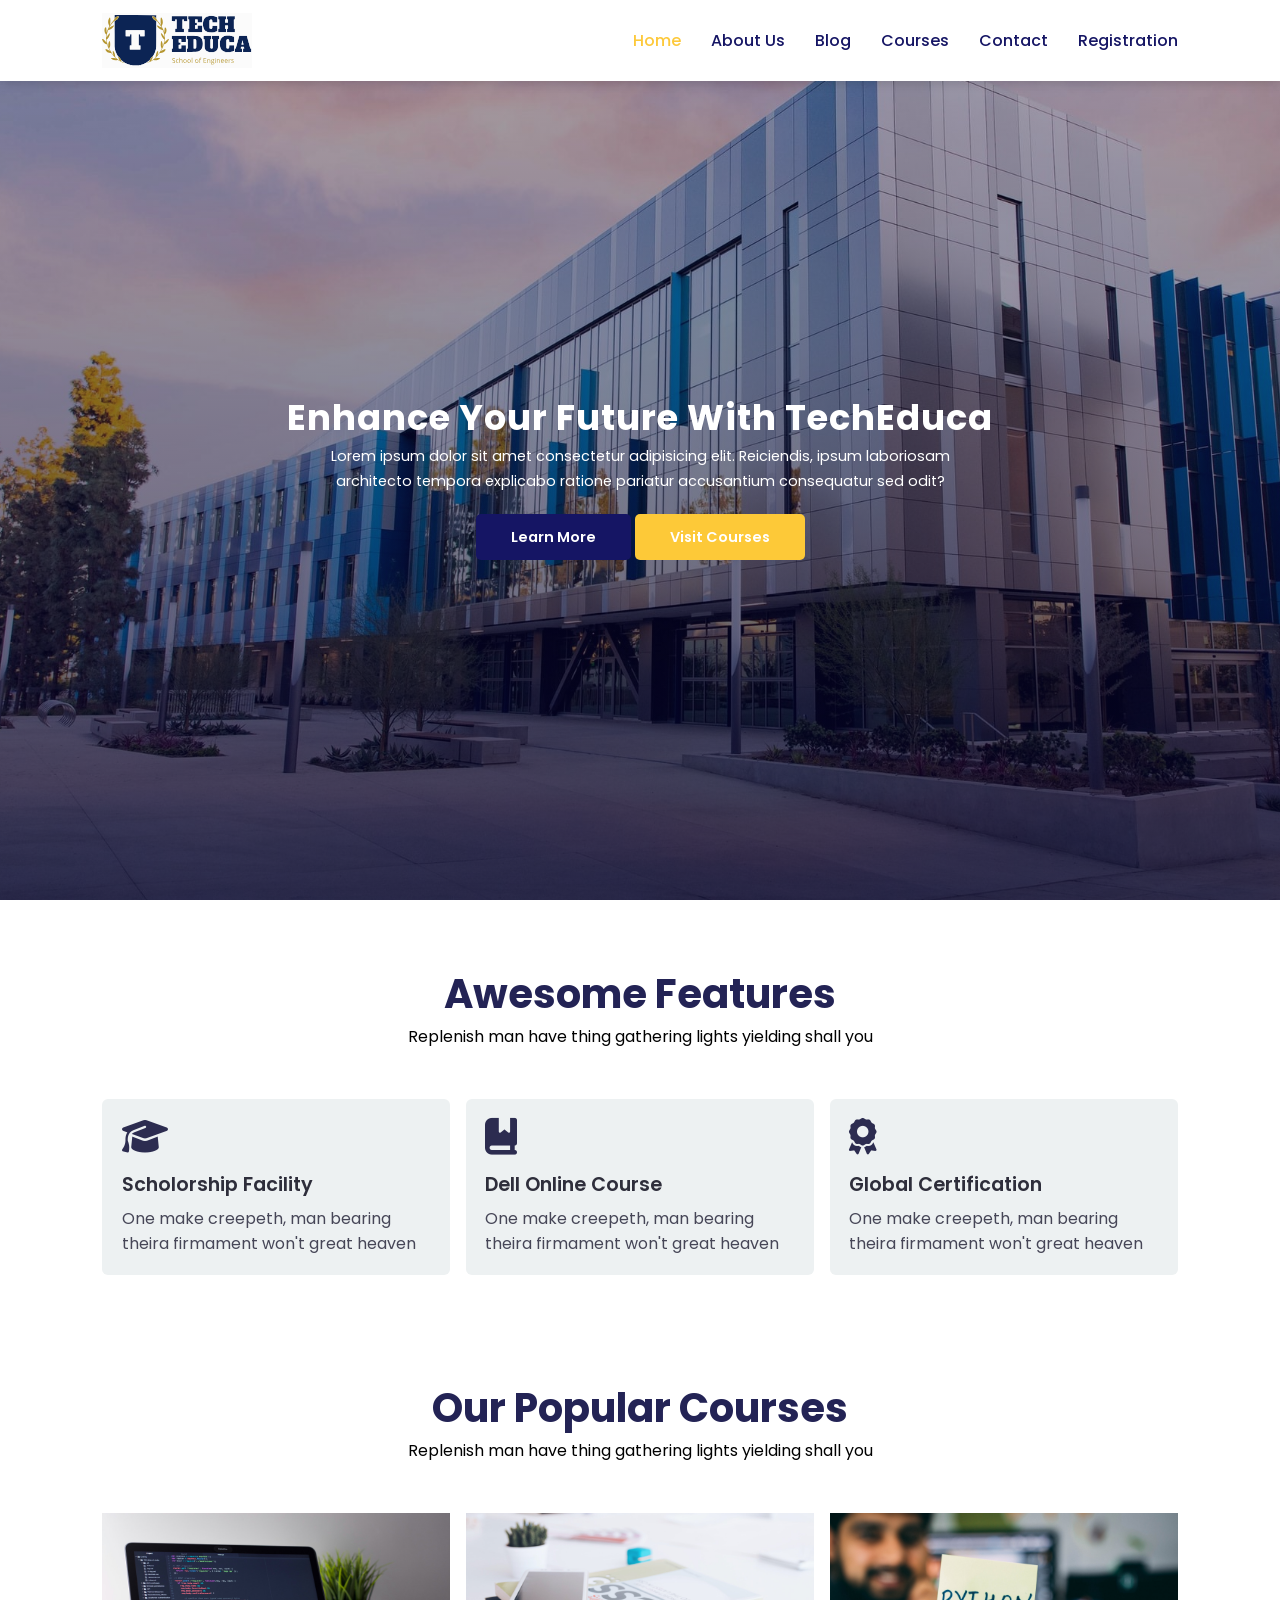
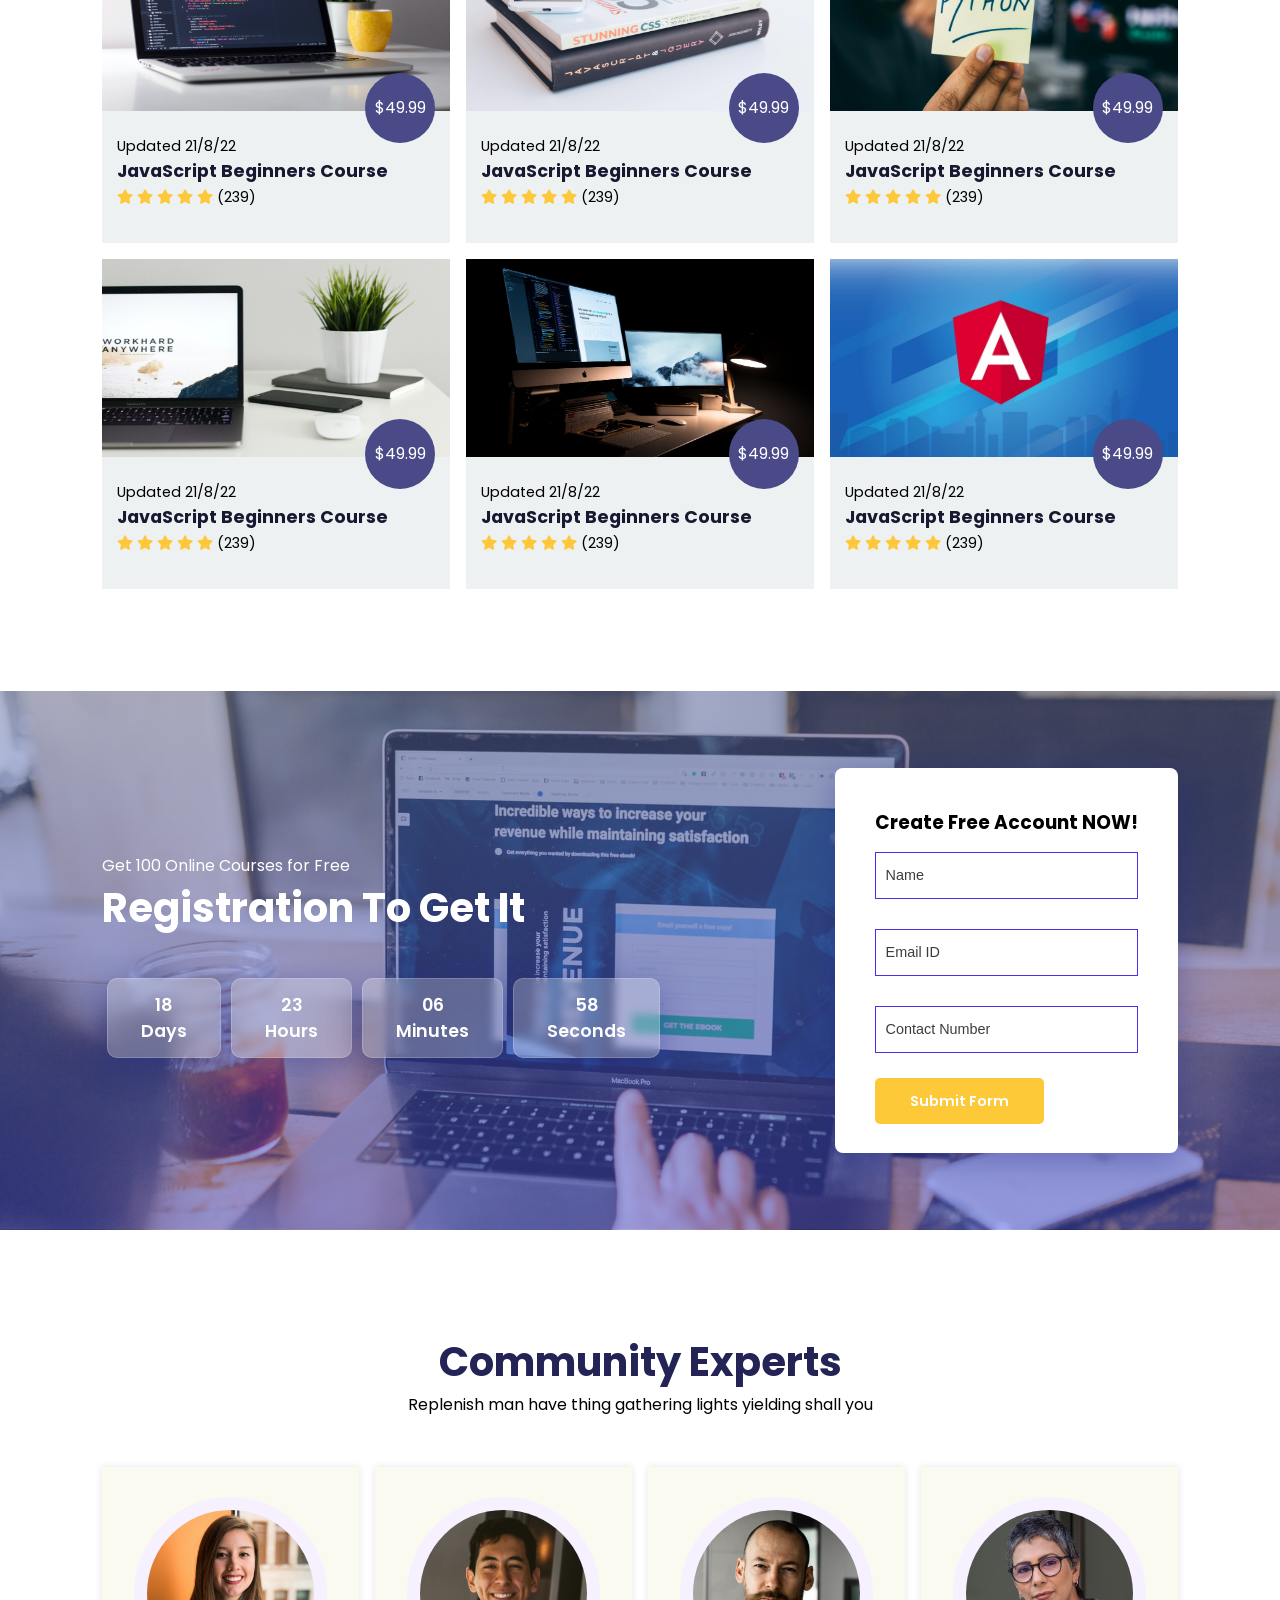
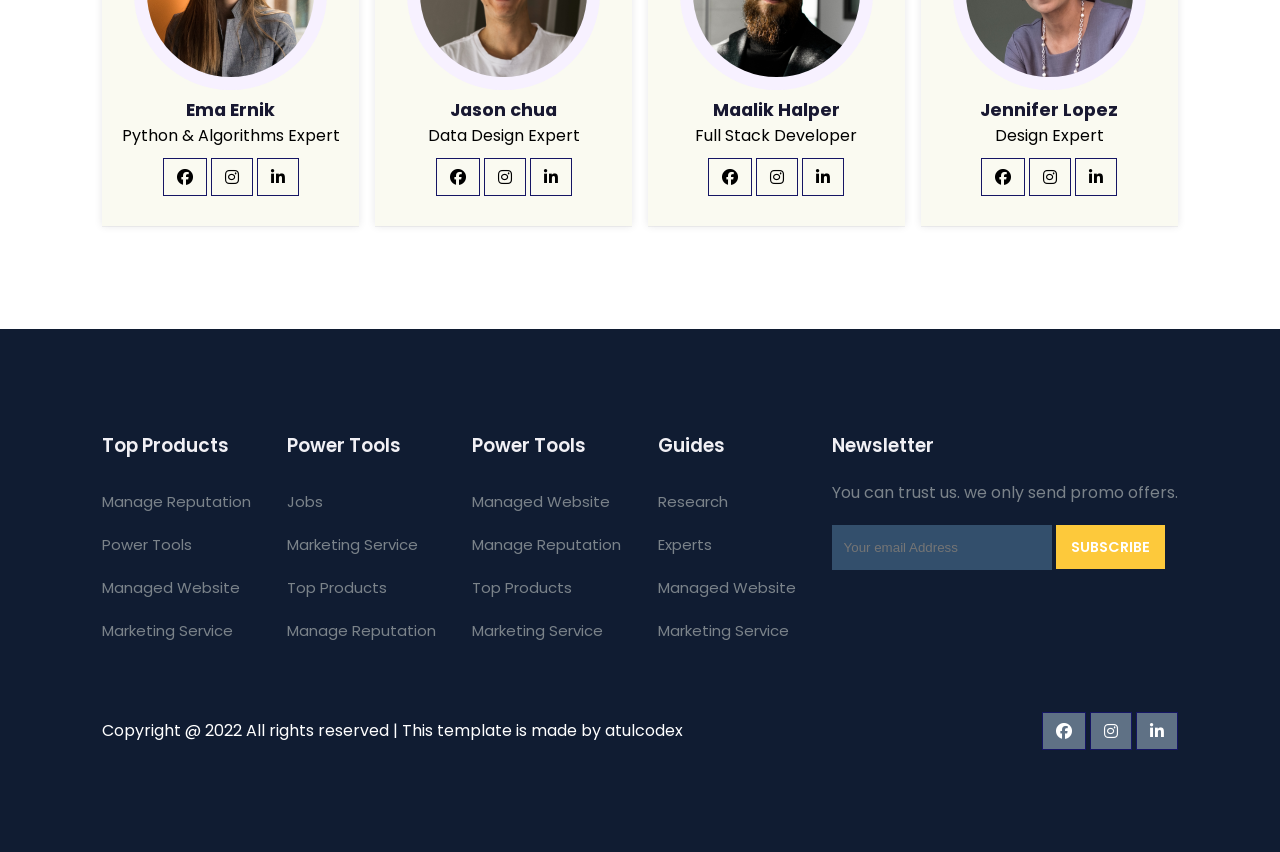
<file: education-website-main/index.html>
<!DOCTYPE html>
<html lang="en">
<head>
	<meta charset="UTF-8">
	<meta name="viewport" content="width=device-width, initial-scale=1.0">
	<title>Education Website Template</title>

	<!-- font Awesome CDN link -->
	<link rel="stylesheet" href="https://cdnjs.cloudflare.com/ajax/libs/font-awesome/6.1.1/css/all.min.css" />

	<!-- External CSS -->
	<link rel="stylesheet" href="style.css">

	<!-- JQuery CDN link -->
	<script src="https://code.jquery.com/jquery-3.6.0.min.js" integrity="sha256-/xUj+3OJU5yExlq6GSYGSHk7tPXikynS7ogEvDej/m4=" crossorigin="anonymous"></script>
</head>
<body>
	<!-- Navigation start -->
	<nav>
		<img src="img/logo.svg" class="logo" alt="">

		<div class="navigation">
			<ul>
				<i id="menu-close" class="fas fa-times"></i>
				<li><a href="index.html" class="active">Home</a></li>
				<li><a href="about.html">About Us</a></li>
				<li><a href="blog.html">Blog</a></li>
				<li><a href="courses.html">Courses</a></li>
				<li><a href="contact.html">Contact</a></li>
				<li><a href="registrat.html">Registration</a></li>
			</ul>

			<img src="img/menu.png" id="menu-btn" alt="">
		</div>
	</nav>
	<!-- Navigation ends -->


	<!-- Hero section starts from here -->
	<section id="home">
		<h2>
			Enhance Your Future With TechEduca
		</h2>
		<p>
			Lorem ipsum dolor sit amet consectetur adipisicing elit. Reiciendis, ipsum laboriosam architecto tempora explicabo ratione pariatur accusantium consequatur sed odit?
		</p>
		<div class="btn">
			<a href="#" class="blue">Learn More</a>
			<a href="#" class="yellow">Visit Courses</a>
		</div>
	</section>
	<!-- Hero section ends from here -->


	<!-- Features section starts from here -->
	<section id="features">
		<h1>Awesome Features</h1>
		<p>Replenish man have thing gathering lights yielding shall you</p>

		<div class="fea-base">
			<div class="fea-box">
				<i class="fas fa-graduation-cap"></i>
				<h3>Scholorship Facility</h3>
				<p>
					One make creepeth, man bearing theira firmament won't great heaven
				</p>
			</div>

			<div class="fea-box">
				<i class="fa-solid fa-book-bookmark"></i>
				<h3>Dell Online Course</h3>
				<p>
					One make creepeth, man bearing theira firmament won't great heaven
				</p>
			</div>

			<div class="fea-box">
				<i class="fas fa-award"></i>
				<h3>Global Certification</h3>
				<p>
					One make creepeth, man bearing theira firmament won't great heaven
				</p>
			</div>
		</div>
	</section>
	<!-- Features section ends from here -->


	<!-- Courses section starts from here -->
	<section id="course">
		<h1>Our Popular Courses</h1>
		<p>Replenish man have thing gathering lights yielding shall you</p>

		<div class="course-box">
			<div class="courses">
				<img src="img/c1.jpg" alt="">
				<div class="details">
					<span>Updated 21/8/22</span>
					<h6>JavaScript Beginners Course</h6>

					<div class="star">
						<i class="fa-solid fa-star"></i>
						<i class="fa-solid fa-star"></i>
						<i class="fa-solid fa-star"></i>
						<i class="fa-solid fa-star"></i>
						<i class="fa-solid fa-star"></i>

						<span>(239)</span>
					</div>
				</div>
				<div class="cost">$49.99</div>
			</div>

			<div class="courses">
				<img src="img/c2.jpg" alt="">
				<div class="details">
					<span>Updated 21/8/22</span>
					<h6>JavaScript Beginners Course</h6>

					<div class="star">
						<i class="fa-solid fa-star"></i>
						<i class="fa-solid fa-star"></i>
						<i class="fa-solid fa-star"></i>
						<i class="fa-solid fa-star"></i>
						<i class="fa-solid fa-star"></i>

						<span>(239)</span>
					</div>
				</div>
				<div class="cost">$49.99</div>
			</div>

			<div class="courses">
				<img src="img/c3.jpg" alt="">
				<div class="details">
					<span>Updated 21/8/22</span>
					<h6>JavaScript Beginners Course</h6>

					<div class="star">
						<i class="fa-solid fa-star"></i>
						<i class="fa-solid fa-star"></i>
						<i class="fa-solid fa-star"></i>
						<i class="fa-solid fa-star"></i>
						<i class="fa-solid fa-star"></i>

						<span>(239)</span>
					</div>
				</div>
				<div class="cost">$49.99</div>
			</div>

			<div class="courses">
				<img src="img/c4.jpg" alt="">
				<div class="details">
					<span>Updated 21/8/22</span>
					<h6>JavaScript Beginners Course</h6>

					<div class="star">
						<i class="fa-solid fa-star"></i>
						<i class="fa-solid fa-star"></i>
						<i class="fa-solid fa-star"></i>
						<i class="fa-solid fa-star"></i>
						<i class="fa-solid fa-star"></i>

						<span>(239)</span>
					</div>
				</div>
				<div class="cost">$49.99</div>
			</div>

			<div class="courses">
				<img src="img/c5.jpg" alt="">
				<div class="details">
					<span>Updated 21/8/22</span>
					<h6>JavaScript Beginners Course</h6>

					<div class="star">
						<i class="fa-solid fa-star"></i>
						<i class="fa-solid fa-star"></i>
						<i class="fa-solid fa-star"></i>
						<i class="fa-solid fa-star"></i>
						<i class="fa-solid fa-star"></i>

						<span>(239)</span>
					</div>
				</div>
				<div class="cost">$49.99</div>
			</div>

			<div class="courses">
				<img src="img/c6.jpg" alt="">
				<div class="details">
					<span>Updated 21/8/22</span>
					<h6>JavaScript Beginners Course</h6>

					<div class="star">
						<i class="fa-solid fa-star"></i>
						<i class="fa-solid fa-star"></i>
						<i class="fa-solid fa-star"></i>
						<i class="fa-solid fa-star"></i>
						<i class="fa-solid fa-star"></i>

						<span>(239)</span>
					</div>
				</div>
				<div class="cost">$49.99</div>
			</div>
		</div>
	</section>
	<!-- Courses section ends from here -->


	<!-- Registration section starts from here -->
	<section id="registration">
		<div class="reminder">
			<p>Get 100 Online Courses for Free</p>
			<h1>Registration To Get It</h1>

			<div class="time">
				<div class="date">18 <br> Days</div>
				<div class="date">23 <br> Hours</div>
				<div class="date">06 <br> Minutes</div>
				<div class="date">58 <br> Seconds</div>
			</div>
		</div>

		<div class="form">
			<h3>Create Free Account NOW!</h3>

			<input type="text" placeholder="Name" name="" id="">
			<input type="email" placeholder="Email ID" name="" id="">
			<input type="text" placeholder="Contact Number" name="" id="">

			<div class="btn">
				<a href="#" class="yellow">Submit Form</a>
			</div>
		</div>
	</section>
	<!-- Registration section ends from here -->


	<!-- Experts section starts from here -->
	<section id="experts">
		<h1>Community Experts</h1>
		<p>Replenish man have thing gathering lights yielding shall you</p>
		<div class="expert-box">
			<div class="profile">
				<img src="img/pro1.webp" alt="">
				<h6>Ema Ernik</h6>
				<p>Python & Algorithms Expert</p>
				<div class="pro-links">
					<i class="fab fa-facebook"></i>
					<i class="fab fa-instagram"></i>
					<i class="fab fa-linkedin-in"></i>
				</div>
			</div>

			<div class="profile">
				<img src="img/pro2.webp" alt="">
				<h6>Jason chua</h6>
				<p>Data Design Expert</p>
				<div class="pro-links">
					<i class="fab fa-facebook"></i>
					<i class="fab fa-instagram"></i>
					<i class="fab fa-linkedin-in"></i>
				</div>
			</div>

			<div class="profile">
				<img src="img/pro3.webp" alt="">
				<h6>Maalik Halper</h6>
				<p>Full Stack Developer</p>
				<div class="pro-links">
					<i class="fab fa-facebook"></i>
					<i class="fab fa-instagram"></i>
					<i class="fab fa-linkedin-in"></i>
				</div>
			</div>

			<div class="profile">
				<img src="img/pro4.webp" alt="">
				<h6>Jennifer Lopez</h6>
				<p>Design Expert</p>
				<div class="pro-links">
					<i class="fab fa-facebook"></i>
					<i class="fab fa-instagram"></i>
					<i class="fab fa-linkedin-in"></i>
				</div>
			</div>
		</div>
	</section>
	<!-- Experts section ends from here -->

	<!-- Footer section starts from here -->
	<footer>
		<div class="footer-col">
			<h3>Top Products</h3>
			<li>Manage Reputation</li>
			<li>Power Tools</li>
			<li>Managed Website</li>
			<li>Marketing Service</li>
		</div>

		<div class="footer-col">
			<h3>Power Tools</h3>
			<li>Jobs</li>
			<li>Marketing Service</li>
			<li>Top Products</li>
			<li>Manage Reputation</li>
		</div>

		<div class="footer-col">
			<h3>Power Tools</h3>
			<li>Managed Website</li>
			<li>Manage Reputation</li>
			<li>Top Products</li>
			<li>Marketing Service</li>
		</div>

		<div class="footer-col">
			<h3>Guides</h3>
			<li>Research</li>
			<li>Experts</li>
			<li>Managed Website</li>
			<li>Marketing Service</li>
		</div>

		<div class="footer-col">
			<h3>Newsletter</h3>
			<p>You can trust us. we only send promo offers.</p>

			<div class="subscribe">
				<input type="email" placeholder="Your email Address">
				<a href="#" class="yellow">SUBSCRIBE</a>
			</div>
		</div>

		<div class="copyright">
			<p>
				Copyright @ 2022 All rights reserved | This template is made by <a href="https://atulcodex.com" target="_blank">atulcodex</a>
			</p>
			<div class="pro-links">
				<i class="fab fa-facebook"></i>
				<i class="fab fa-instagram"></i>
				<i class="fab fa-linkedin-in"></i>
			</div>
		</div>
	</footer>
	<!-- Footer section ends from here -->

	<script>
		// Show menu links on burger click
		$('#menu-btn').click(function(){
			$('nav .navigation ul').addClass('active')
		});

		// Hide navbar on click function
		$('#menu-close').click(function(){
			$('nav .navigation ul').removeClass('active')
		});
	</script>
</body>
</html>
</file>
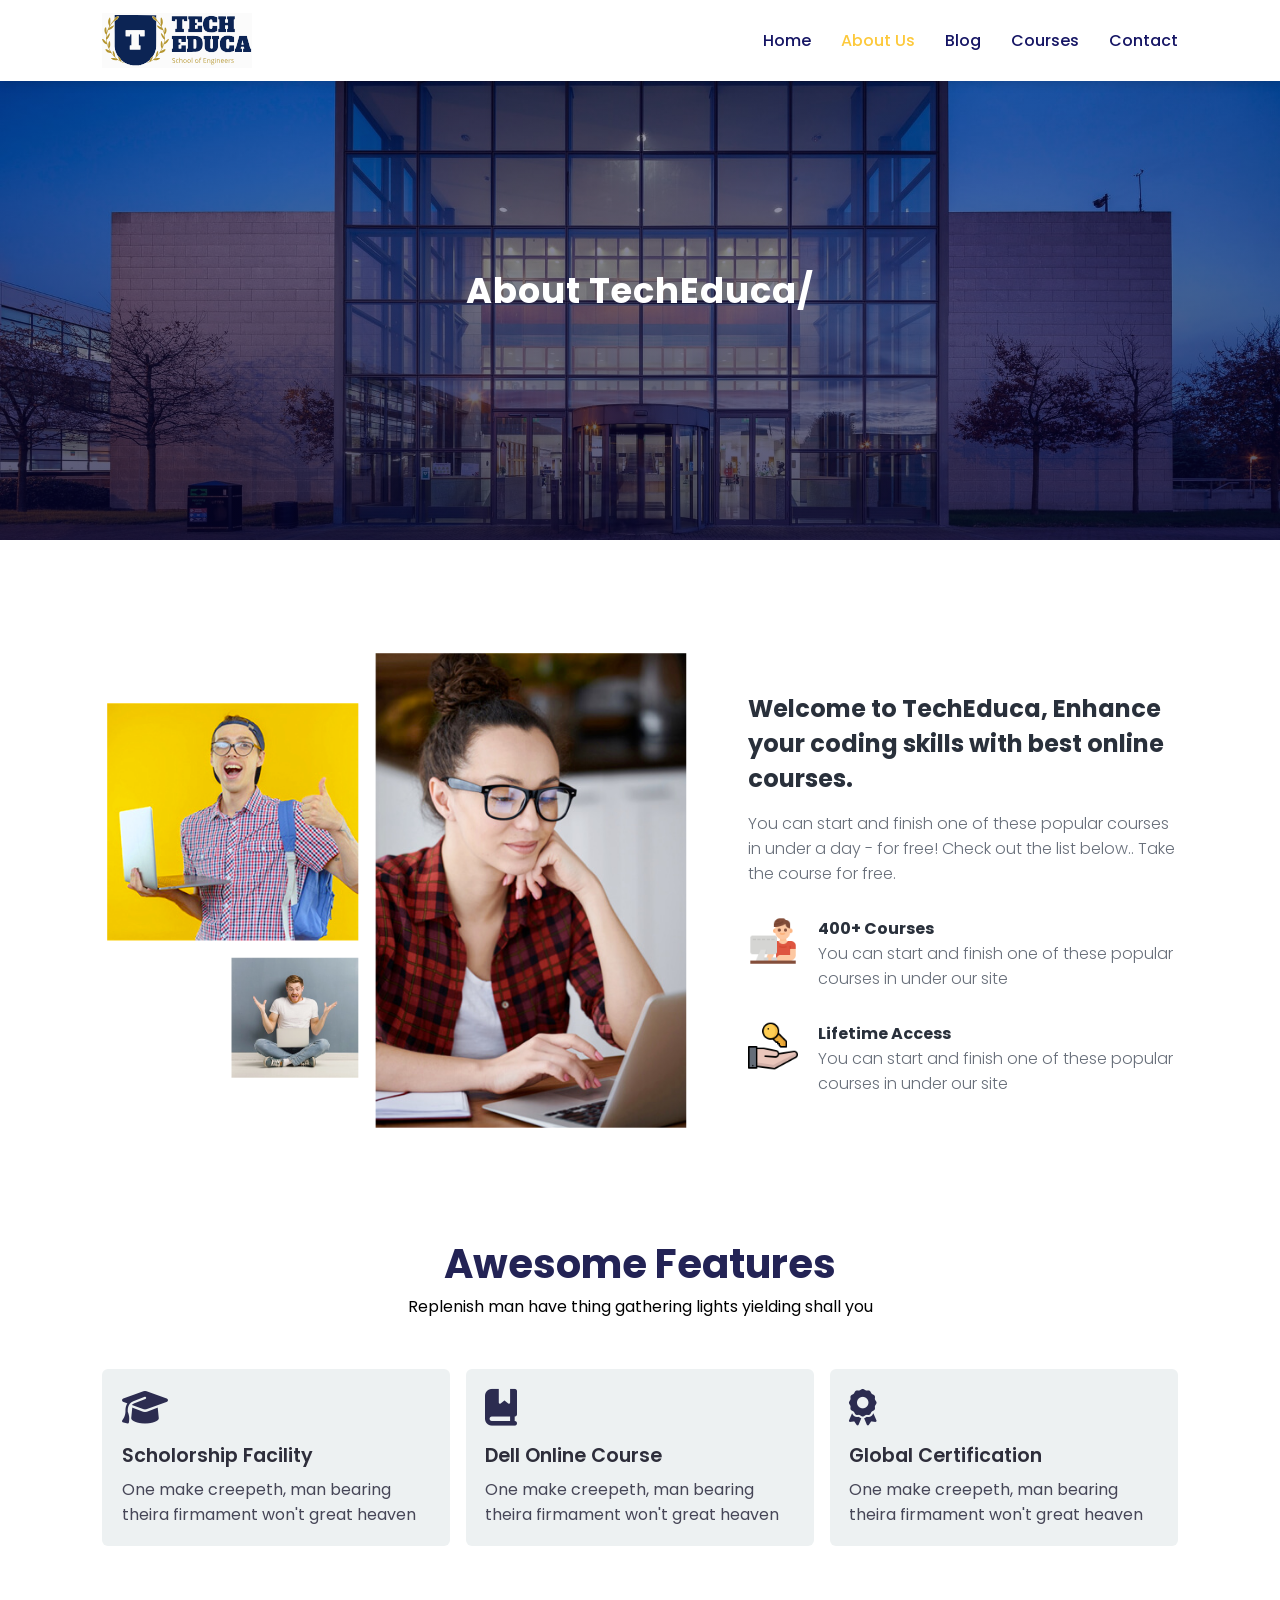
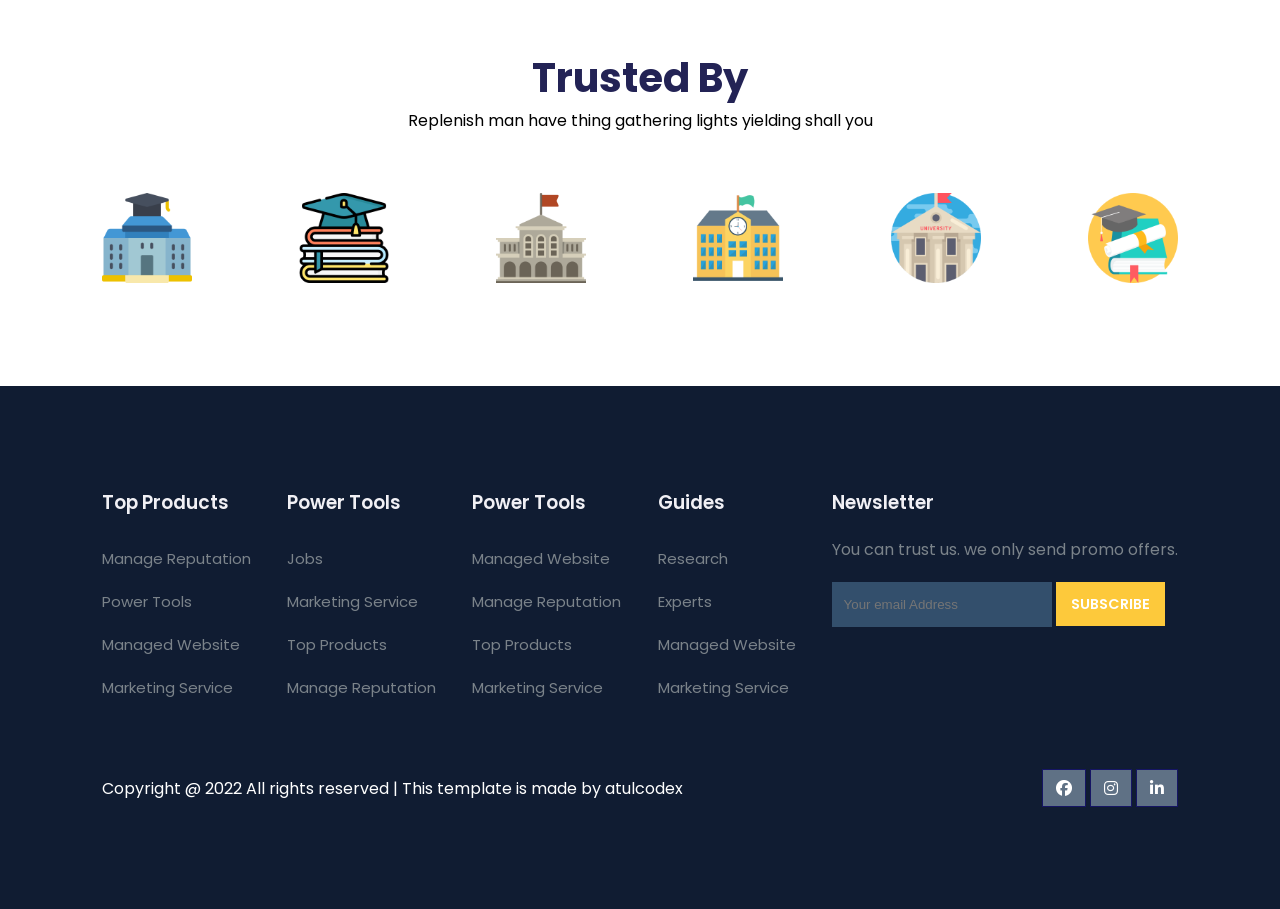
<file: education-website-main/about.html>
<!DOCTYPE html>
<html lang="en">
<head>
	<meta charset="UTF-8">
	<meta name="viewport" content="width=device-width, initial-scale=1.0">
	<title>Education Website Template1</title>

	<!-- font Awesome CDN link -->
	<link rel="stylesheet" href="https://cdnjs.cloudflare.com/ajax/libs/font-awesome/6.1.1/css/all.min.css" />

	<!-- External CSS -->
	<link rel="stylesheet" href="style.css">
	<link rel="stylesheet" href="about.css">

	<!-- JQuery CDN link -->
	<script src="https://code.jquery.com/jquery-3.6.0.min.js" integrity="sha256-/xUj+3OJU5yExlq6GSYGSHk7tPXikynS7ogEvDej/m4=" crossorigin="anonymous"></script>
</head>
<body>
	<!-- Navigation start -->
	<nav>
		<img src="img/logo.svg" class="logo" alt="">

		<div class="navigation">
			<ul>
				<i id="menu-close" class="fas fa-times"></i>
				<li><a href="index.html">Home</a></li>
				<li><a href="about.html" class="active">About Us</a></li>
				<li><a href="blog.html">Blog</a></li>
				<li><a href="courses.html">Courses</a></li>
				<li><a href="contact.html">Contact</a></li>
			</ul>

			<img src="img/menu.png" id="menu-btn" alt="">
		</div>
	</nav>
	<!-- Navigation ends -->


	<!-- Hero section starts from here -->
	<section id="about-home">
		<h2>
			About TechEduca/   
		</h2>
	</section>
	<!-- Hero section ends from here -->


	<!-- About section starts from here -->
	<section id="about-container">
		<div class="about-img">
			<img src="img/a.png" alt="">
		</div>
		<div class="about-text">
			<h2>
				Welcome to TechEduca, Enhance your coding skills with best online courses.
			</h2>
			<p>
				You can start and finish one of these popular courses in under a day - for free! Check out the list below.. Take the course for free.
			</p>

			<div class="about-fe">
				<img src="img/fe1.png" alt="">
				<div class="fe-text">
					<h5>400+ Courses</h5>
					<p>
						You can start and finish one of these popular courses in under our site
					</p>
				</div>
			</div>
			<div class="about-fe">
				<img src="img/fe2.png" alt="">
				<div class="fe-text">
					<h5>Lifetime Access</h5>
					<p>
						You can start and finish one of these popular courses in under our site
					</p>
				</div>
			</div>
		</div>
	</section>
	<!-- About section ends from here -->


	<!-- Features section starts from here -->
	<section id="features">
		<h1>Awesome Features</h1>
		<p>Replenish man have thing gathering lights yielding shall you</p>

		<div class="fea-base">
			<div class="fea-box">
				<i class="fas fa-graduation-cap"></i>
				<h3>Scholorship Facility</h3>
				<p>
					One make creepeth, man bearing theira firmament won't great heaven
				</p>
			</div>

			<div class="fea-box">
				<i class="fa-solid fa-book-bookmark"></i>
				<h3>Dell Online Course</h3>
				<p>
					One make creepeth, man bearing theira firmament won't great heaven
				</p>
			</div>

			<div class="fea-box">
				<i class="fas fa-award"></i>
				<h3>Global Certification</h3>
				<p>
					One make creepeth, man bearing theira firmament won't great heaven
				</p>
			</div>
		</div>
	</section>
	<!-- Features section ends from here -->


	<!-- Trust section starts from here -->
	<section id="trust">
		<h1>Trusted By</h1>
		<p>Replenish man have thing gathering lights yielding shall you</p>
		<div class="trust-img">
			<img src="img/trust (1).png" alt="">
			<img src="img/trust (2).png" alt="">
			<img src="img/trust (3).png" alt="">
			<img src="img/trust (4).png" alt="">
			<img src="img/trust (5).png" alt="">
			<img src="img/trust (6).png" alt="">
		</div>
	</section>
	<!-- Trust section ends from here -->


	<!-- Footer section starts from here -->
	<footer>
		<div class="footer-col">
			<h3>Top Products</h3>
			<li>Manage Reputation</li>
			<li>Power Tools</li>
			<li>Managed Website</li>
			<li>Marketing Service</li>
		</div>

		<div class="footer-col">
			<h3>Power Tools</h3>
			<li>Jobs</li>
			<li>Marketing Service</li>
			<li>Top Products</li>
			<li>Manage Reputation</li>
		</div>

		<div class="footer-col">
			<h3>Power Tools</h3>
			<li>Managed Website</li>
			<li>Manage Reputation</li>
			<li>Top Products</li>
			<li>Marketing Service</li>
		</div>

		<div class="footer-col">
			<h3>Guides</h3>
			<li>Research</li>
			<li>Experts</li>
			<li>Managed Website</li>
			<li>Marketing Service</li>
		</div>

		<div class="footer-col">
			<h3>Newsletter</h3>
			<p>You can trust us. we only send promo offers.</p>

			<div class="subscribe">
				<input type="email" placeholder="Your email Address">
				<a href="#" class="yellow">SUBSCRIBE</a>
			</div>
		</div>

		<div class="copyright">
			<p>
				Copyright @ 2022 All rights reserved | This template is made by <a href="https://atulcodex.com" target="_blank">atulcodex</a>
			</p>
			<div class="pro-links">
				<i class="fab fa-facebook"></i>
				<i class="fab fa-instagram"></i>
				<i class="fab fa-linkedin-in"></i>
			</div>
		</div>
	</footer>
	<!-- Footer section ends from here -->

	<script>
		// Show menu links on burger click
		$('#menu-btn').click(function(){
			$('nav .navigation ul').addClass('active')
		});

		// Hide navbar on click function
		$('#menu-close').click(function(){
			$('nav .navigation ul').removeClass('active')
		});
	</script>
	
	
</body>
</html>
</file>
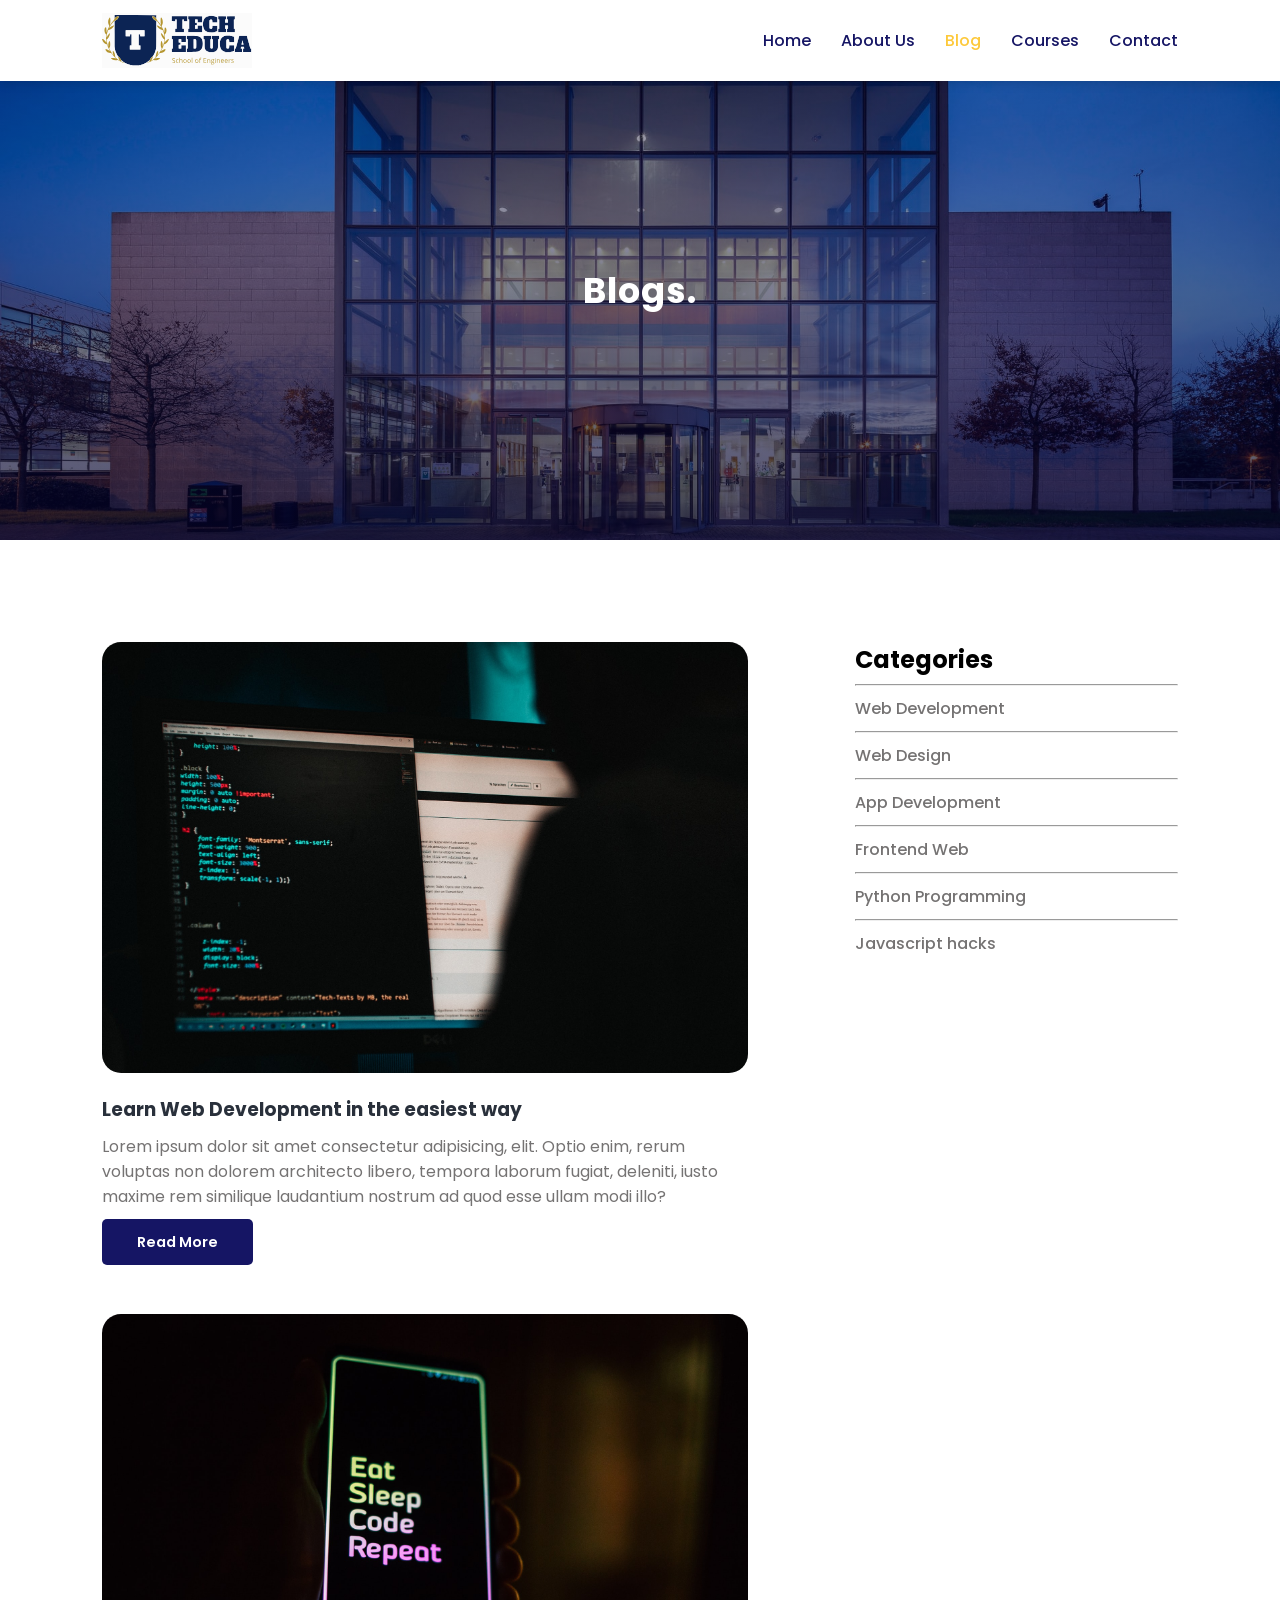
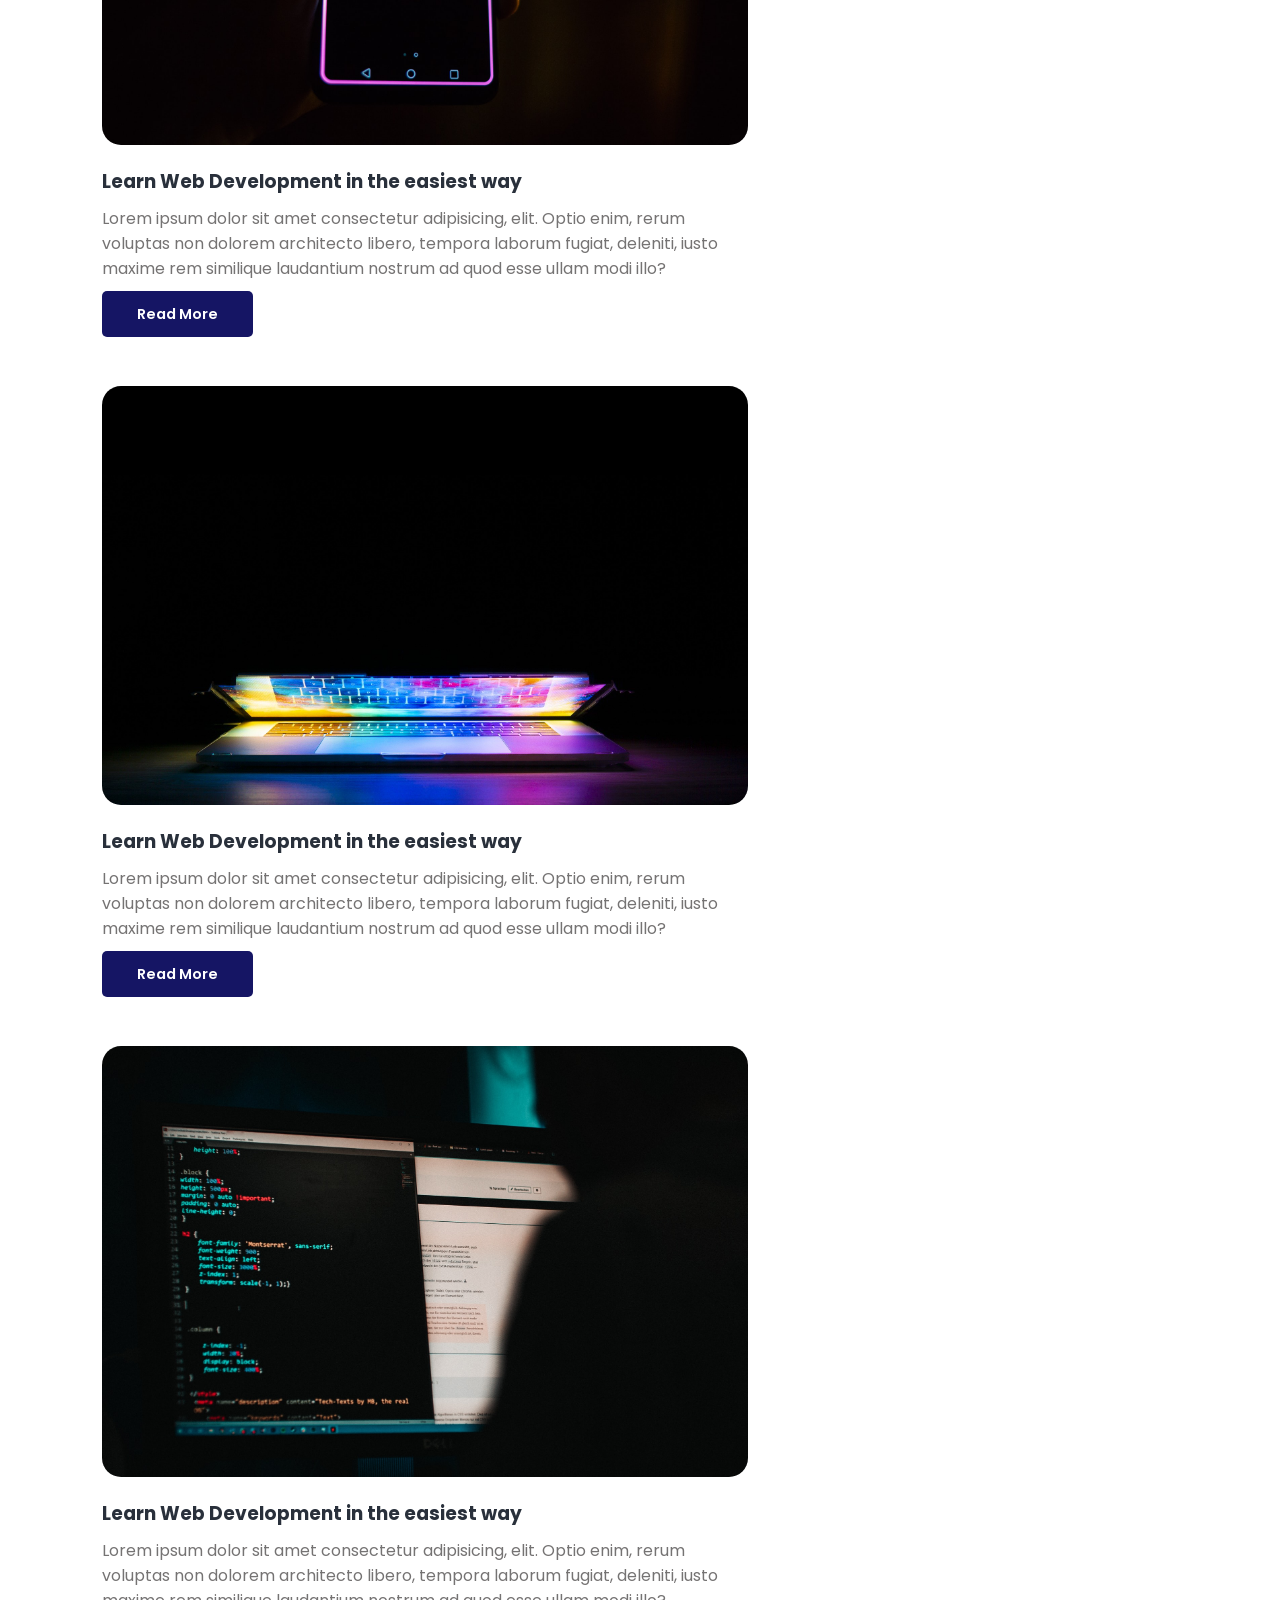
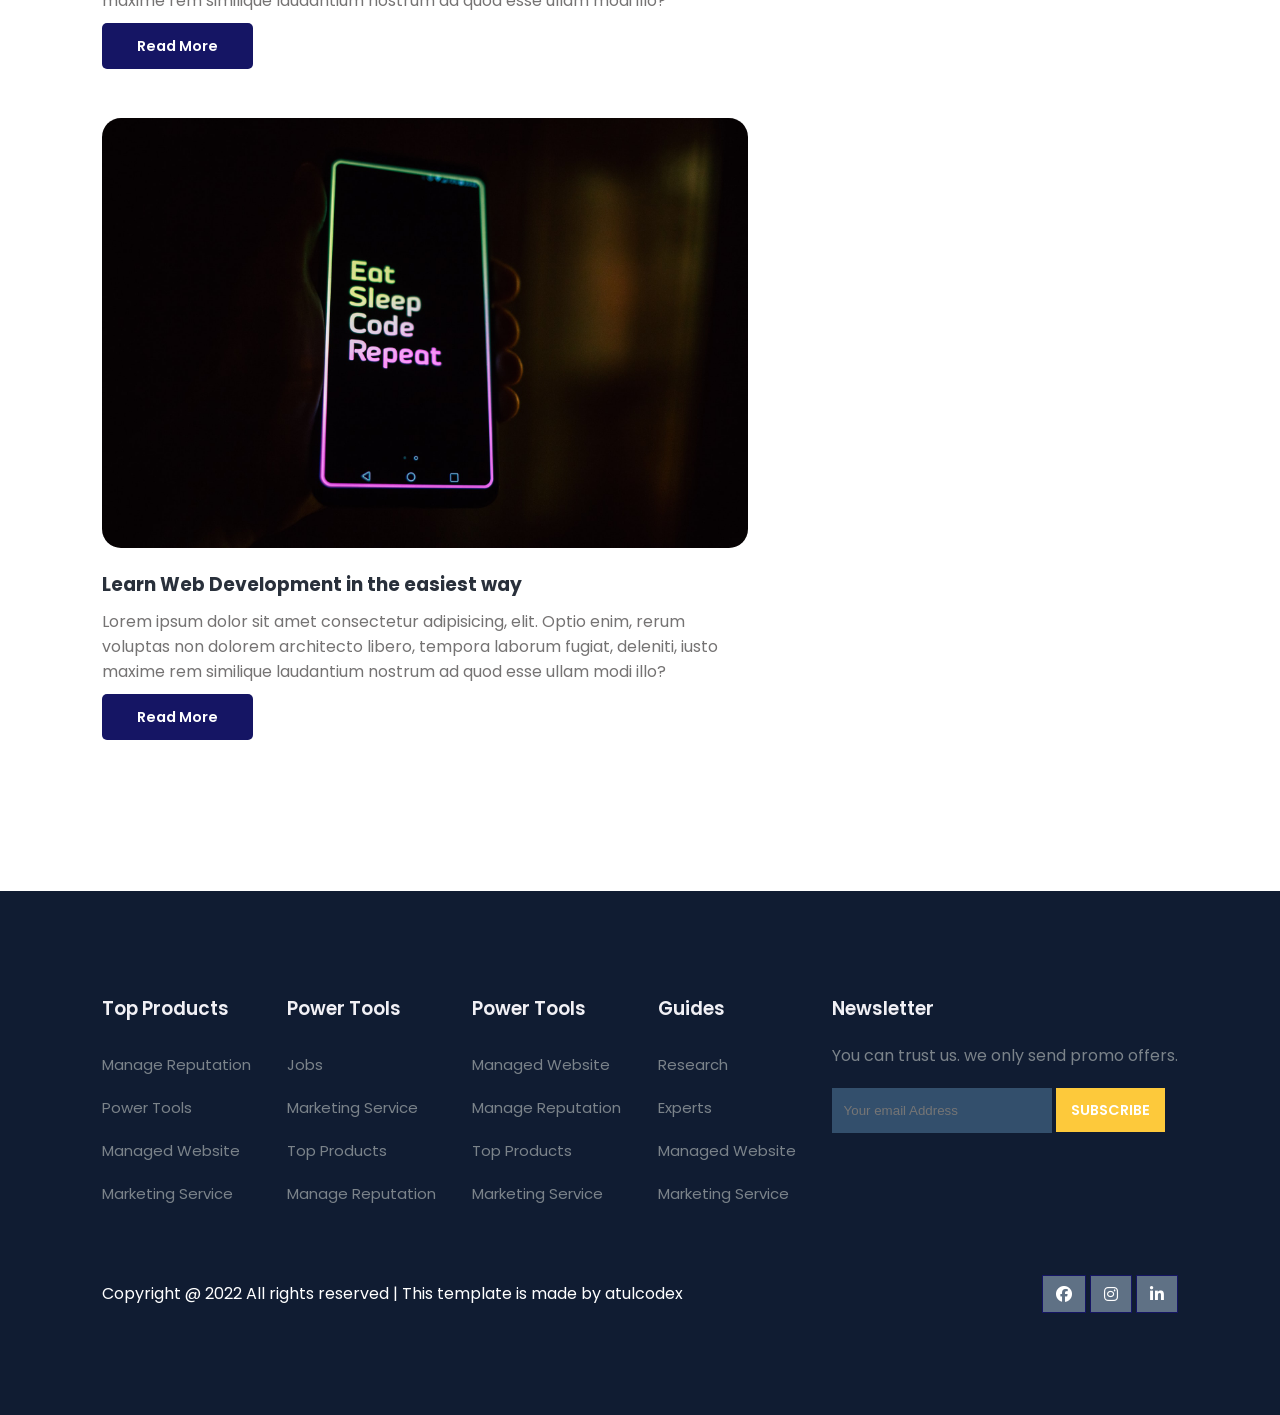
<file: education-website-main/blog.html>
<!DOCTYPE html>
<html lang="en">
<head>
	<meta charset="UTF-8">
	<meta name="viewport" content="width=device-width, initial-scale=1.0">
	<title>Blogs</title>

	<!-- font Awesome CDN link -->
	<link rel="stylesheet" href="https://cdnjs.cloudflare.com/ajax/libs/font-awesome/6.1.1/css/all.min.css" />

	<!-- External CSS -->
	<link rel="stylesheet" href="style.css">
	<link rel="stylesheet" href="about.css">
	<link rel="stylesheet" href="blog.css">

	<!-- JQuery CDN link -->
	<script src="https://code.jquery.com/jquery-3.6.0.min.js" integrity="sha256-/xUj+3OJU5yExlq6GSYGSHk7tPXikynS7ogEvDej/m4=" crossorigin="anonymous"></script>
</head>
<body>
	<!-- Navigation start -->
	<nav>
		<img src="img/logo.svg" class="logo" alt="">

		<div class="navigation">
			<ul>
				<i id="menu-close" class="fas fa-times"></i>
				<li><a href="index.html">Home</a></li>
				<li><a href="about.html">About Us</a></li>
				<li><a href="blog.html" class="active">Blog</a></li>
				<li><a href="courses.html">Courses</a></li>
				<li><a href="contact.html">Contact</a></li>
			</ul>

			<img src="img/menu.png" id="menu-btn" alt="">
		</div>
	</nav>
	<!-- Navigation ends -->


	<!-- Hero section starts from here -->
	<section id="about-home">
		<h2>
			Blogs.
		</h2>
	</section>
	<!-- Hero section ends from here -->


	<!-- Blog container starts from here -->
	<section id="blog-container">
		<div class="blogs">
			<div class="post">
				<img src="img/b1.jpg" alt="">
				<h3>Learn Web Development in the easiest way</h3>
				<p>
					Lorem ipsum dolor sit amet consectetur adipisicing, elit. Optio enim, rerum voluptas non dolorem architecto libero, tempora laborum fugiat, deleniti, iusto maxime rem similique laudantium nostrum ad quod esse ullam modi illo?
				</p>
				<a href="post.html">Read More</a>
			</div>

			<div class="post">
				<img src="img/b2.jpg" alt="">
				<h3>Learn Web Development in the easiest way</h3>
				<p>
					Lorem ipsum dolor sit amet consectetur adipisicing, elit. Optio enim, rerum voluptas non dolorem architecto libero, tempora laborum fugiat, deleniti, iusto maxime rem similique laudantium nostrum ad quod esse ullam modi illo?
				</p>
				<a href="post.html">Read More</a>
			</div>

			<div class="post">
				<img src="img/b3.jpg" alt="">
				<h3>Learn Web Development in the easiest way</h3>
				<p>
					Lorem ipsum dolor sit amet consectetur adipisicing, elit. Optio enim, rerum voluptas non dolorem architecto libero, tempora laborum fugiat, deleniti, iusto maxime rem similique laudantium nostrum ad quod esse ullam modi illo?
				</p>
				<a href="post.html">Read More</a>
			</div>

			<div class="post">
				<img src="img/b1.jpg" alt="">
				<h3>Learn Web Development in the easiest way</h3>
				<p>
					Lorem ipsum dolor sit amet consectetur adipisicing, elit. Optio enim, rerum voluptas non dolorem architecto libero, tempora laborum fugiat, deleniti, iusto maxime rem similique laudantium nostrum ad quod esse ullam modi illo?
				</p>
				<a href="post.html">Read More</a>
			</div>

			<div class="post">
				<img src="img/b2.jpg" alt="">
				<h3>Learn Web Development in the easiest way</h3>
				<p>
					Lorem ipsum dolor sit amet consectetur adipisicing, elit. Optio enim, rerum voluptas non dolorem architecto libero, tempora laborum fugiat, deleniti, iusto maxime rem similique laudantium nostrum ad quod esse ullam modi illo?
				</p>
				<a href="post.html">Read More</a>
			</div>
		</div>
		<div class="cate">
			<h2>Categories</h2>
			<hr>
			<a href="#">Web Development</a>
			<hr>
			<a href="#">Web Design</a>
			<hr>
			<a href="#">App Development</a>
			<hr>
			<a href="#">Frontend Web</a>
			<hr>
			<a href="#">Python Programming</a>
			<hr>
			<a href="#">Javascript hacks</a>
		</div>
	</section>
	<!-- Blog container ends from here -->


	<!-- Footer section starts from here -->
	<footer>
		<div class="footer-col">
			<h3>Top Products</h3>
			<li>Manage Reputation</li>
			<li>Power Tools</li>
			<li>Managed Website</li>
			<li>Marketing Service</li>
		</div>

		<div class="footer-col">
			<h3>Power Tools</h3>
			<li>Jobs</li>
			<li>Marketing Service</li>
			<li>Top Products</li>
			<li>Manage Reputation</li>
		</div>

		<div class="footer-col">
			<h3>Power Tools</h3>
			<li>Managed Website</li>
			<li>Manage Reputation</li>
			<li>Top Products</li>
			<li>Marketing Service</li>
		</div>

		<div class="footer-col">
			<h3>Guides</h3>
			<li>Research</li>
			<li>Experts</li>
			<li>Managed Website</li>
			<li>Marketing Service</li>
		</div>

		<div class="footer-col">
			<h3>Newsletter</h3>
			<p>You can trust us. we only send promo offers.</p>

			<div class="subscribe">
				<input type="email" placeholder="Your email Address">
				<a href="#" class="yellow">SUBSCRIBE</a>
			</div>
		</div>

		<div class="copyright">
			<p>
				Copyright @ 2022 All rights reserved | This template is made by <a href="https://atulcodex.com" target="_blank">atulcodex</a>
			</p>
			<div class="pro-links">
				<i class="fab fa-facebook"></i>
				<i class="fab fa-instagram"></i>
				<i class="fab fa-linkedin-in"></i>
			</div>
		</div>
	</footer>
	<!-- Footer section ends from here -->

	<script>
		// Show menu links on burger click
		$('#menu-btn').click(function(){
			$('nav .navigation ul').addClass('active')
		});

		// Hide navbar on click function
		$('#menu-close').click(function(){
			$('nav .navigation ul').removeClass('active')
		});
	</script>
</body>
</html>
</file>
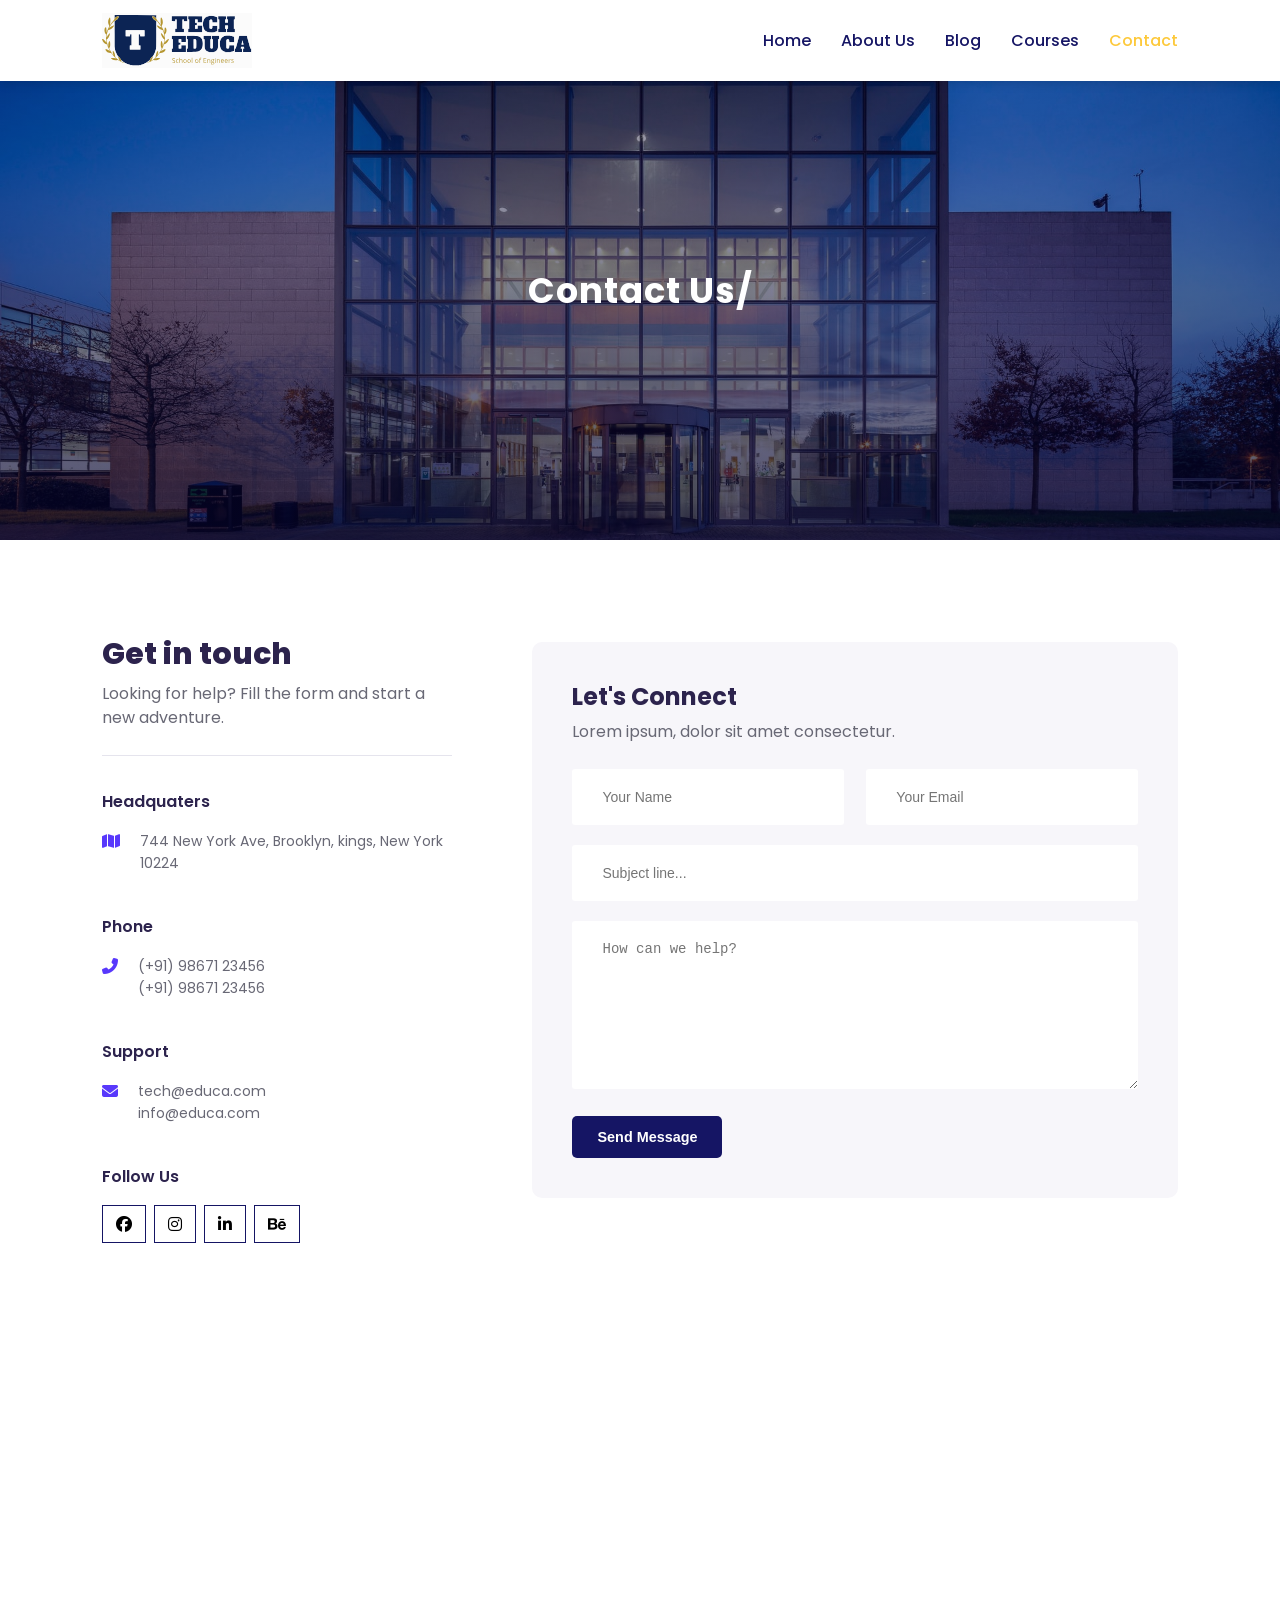
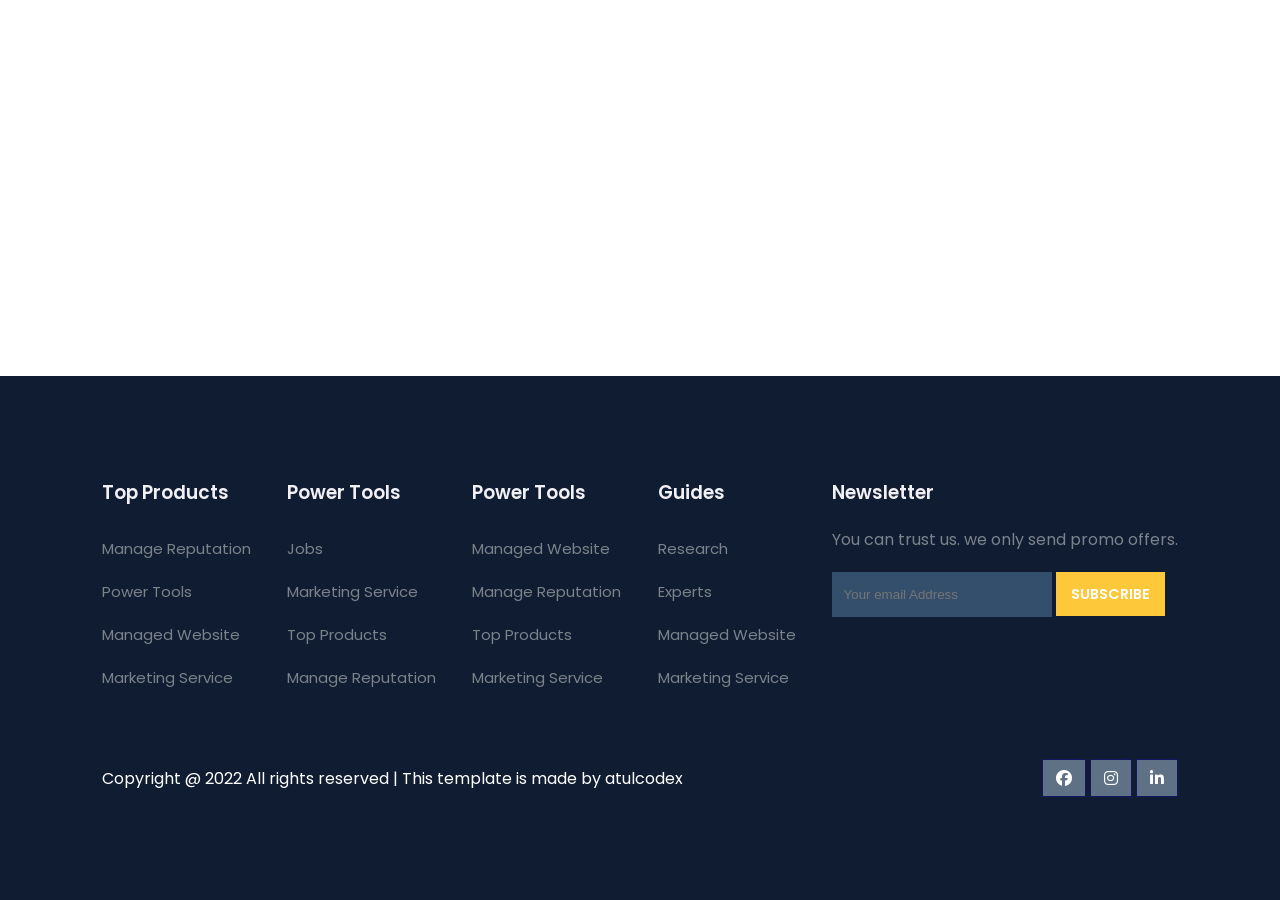
<file: education-website-main/contact.html>
<!DOCTYPE html>
<html lang="en">
<head>
	<meta charset="UTF-8">
	<meta name="viewport" content="width=device-width, initial-scale=1.0">
	<title>Contact Us</title>

	<!-- font Awesome CDN link -->
	<link rel="stylesheet" href="https://cdnjs.cloudflare.com/ajax/libs/font-awesome/6.1.1/css/all.min.css" />

	<!-- External CSS -->
	<link rel="stylesheet" href="style.css">
	<link rel="stylesheet" href="about.css">
	<link rel="stylesheet" href="course-inner.css">
	<link rel="stylesheet" href="contact.css">

	<!-- JQuery CDN link -->
	<script src="https://code.jquery.com/jquery-3.6.0.min.js" integrity="sha256-/xUj+3OJU5yExlq6GSYGSHk7tPXikynS7ogEvDej/m4=" crossorigin="anonymous"></script>
</head>
<body>
	<!-- Navigation start -->
	<nav>
		<img src="img/logo.svg" class="logo" alt="">

		<div class="navigation">
			<ul>
				<i id="menu-close" class="fas fa-times"></i>
				<li><a href="index.html">Home</a></li>
				<li><a href="about.html">About Us</a></li>
				<li><a href="blog.html">Blog</a></li>
				<li><a href="courses.html">Courses</a></li>
				<li><a href="contact.html" class="active">Contact</a></li>
			</ul>

			<img src="img/menu.png" id="menu-btn" alt="">
		</div>
	</nav>
	<!-- Navigation ends -->


	<!-- Hero section starts from here -->
	<section id="about-home">
		<h2>
			Contact Us/
		</h2>
	</section>
	<!-- Hero section ends from here -->


	<section id="contact">
		<div class="getin">
			<h2>Get in touch</h2>
			<p>Looking for help? Fill the form and start a new adventure.</p>

			<div class="getin-details">
				<h3>Headquaters</h3>
				<div>
					<i class="fa-solid fa-map get"></i>
					<p>744 New York Ave, Brooklyn, kings, New York 10224</p>
				</div>

				<h3>Phone</h3>
				<div>
					<i class="fas fa-phone-alt get"></i>
					<p>(+91) 98671 23456 <br> (+91) 98671 23456</p>
				</div>

				<h3>Support</h3>
				<div>
					<i class="fa-solid fa-envelope get"></i>
					<p>tech@educa.com <br> info@educa.com </p>
				</div>

				<h3>Follow Us</h3>
				<div class="pro-links">
					<i class="fab fa-facebook"></i>
					<i class="fab fa-instagram"></i>
					<i class="fab fa-linkedin-in"></i>
					<i class="fab fa-behance"></i>
				</div>
			</div>
		</div>

		<div class="form">
			<h4>Let's Connect</h4>
			<p>Lorem ipsum, dolor sit amet consectetur.</p>
			<div class="form-row">
				<input type="text" placeholder="Your Name">
				<input type="email" placeholder="Your Email">
			</div>
			<div class="form-col">
				<input type="text" placeholder="Subject line...">
			</div>
			<div class="form-col">
				<textarea name="" id="" cols="30" rows="8" placeholder="How can we help?"></textarea>
			</div>

			<div class="form-col">
				<button>Send Message</button>
			</div>
		</div>
	</section>


	<section id="map">
		<iframe src="https://www.google.com/maps/embed?pb=!1m18!1m12!1m3!1d30711686.029386617!2d64.41853642919325!3d20.009139591170264!2m3!1f0!2f0!3f0!3m2!1i1024!2i768!4f13.1!3m3!1m2!1s0x30635ff06b92b791%3A0xd78c4fa1854213a6!2sIndia!5e0!3m2!1sen!2sin!4v1652012148253!5m2!1sen!2sin" style="border:0;" allowfullscreen="" loading="lazy" referrerpolicy="no-referrer-when-downgrade"></iframe>
	</section>


	<!-- Footer section starts from here -->
	<footer>
		<div class="footer-col">
			<h3>Top Products</h3>
			<li>Manage Reputation</li>
			<li>Power Tools</li>
			<li>Managed Website</li>
			<li>Marketing Service</li>
		</div>

		<div class="footer-col">
			<h3>Power Tools</h3>
			<li>Jobs</li>
			<li>Marketing Service</li>
			<li>Top Products</li>
			<li>Manage Reputation</li>
		</div>

		<div class="footer-col">
			<h3>Power Tools</h3>
			<li>Managed Website</li>
			<li>Manage Reputation</li>
			<li>Top Products</li>
			<li>Marketing Service</li>
		</div>

		<div class="footer-col">
			<h3>Guides</h3>
			<li>Research</li>
			<li>Experts</li>
			<li>Managed Website</li>
			<li>Marketing Service</li>
		</div>

		<div class="footer-col">
			<h3>Newsletter</h3>
			<p>You can trust us. we only send promo offers.</p>

			<div class="subscribe">
				<input type="email" placeholder="Your email Address">
				<a href="#" class="yellow">SUBSCRIBE</a>
			</div>
		</div>

		<div class="copyright">
			<p>
				Copyright @ 2022 All rights reserved | This template is made by <a href="https://atulcodex.com" target="_blank">atulcodex</a>
			</p>
			<div class="pro-links">
				<i class="fab fa-facebook"></i>
				<i class="fab fa-instagram"></i>
				<i class="fab fa-linkedin-in"></i>
			</div>
		</div>
	</footer>
	<!-- Footer section ends from here -->

	<script>
		// Show menu links on burger click
		$('#menu-btn').click(function(){
			$('nav .navigation ul').addClass('active')
		});

		// Hide navbar on click function
		$('#menu-close').click(function(){
			$('nav .navigation ul').removeClass('active')
		});
	</script>
</body>
</html>
</file>
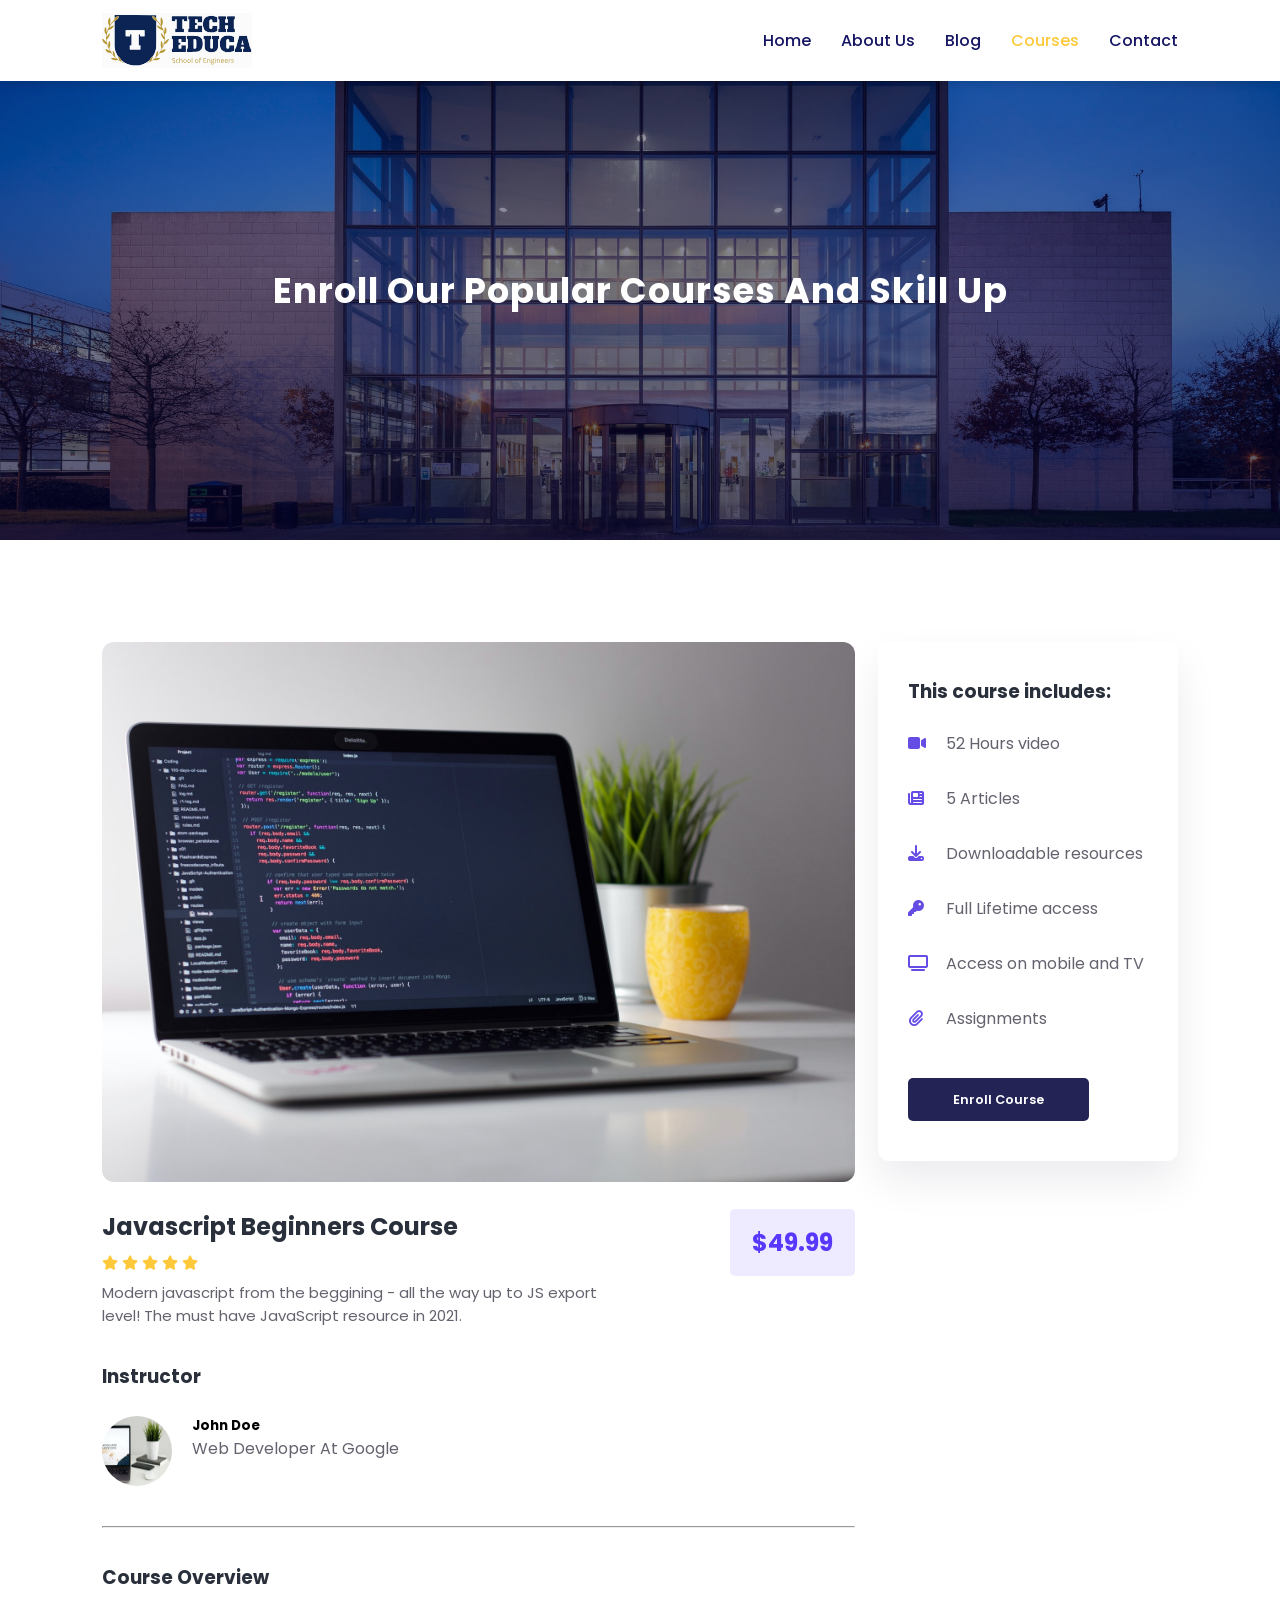
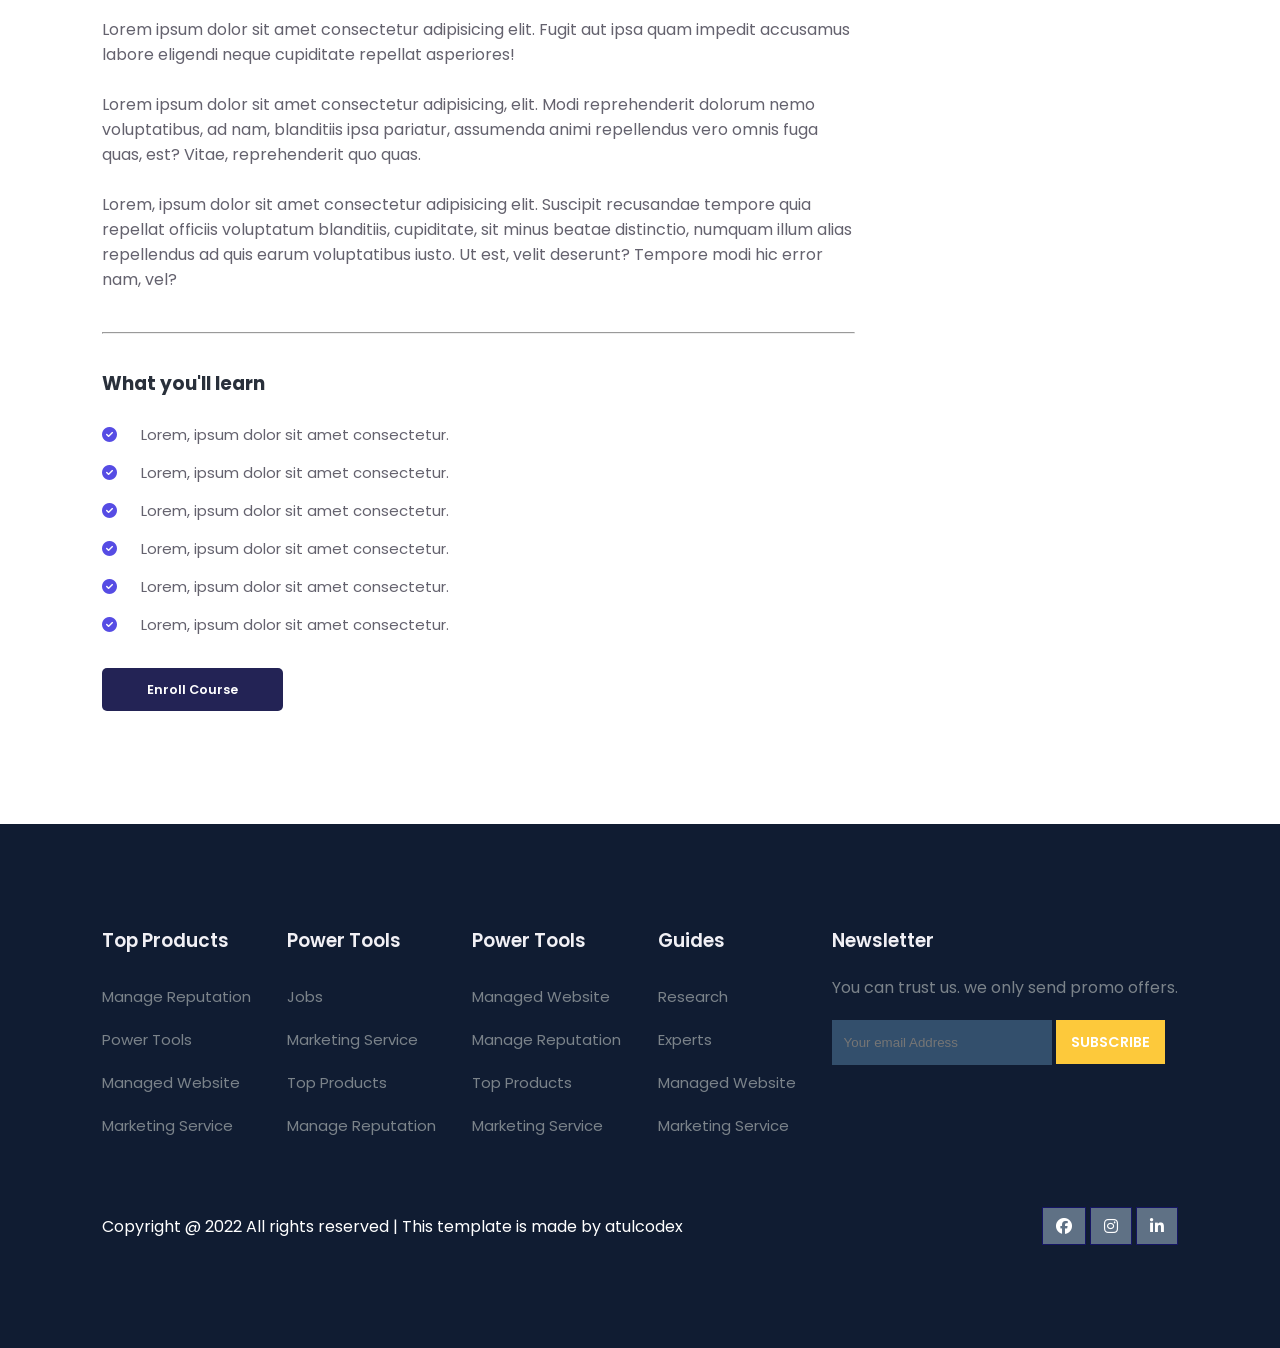
<file: education-website-main/course-inner.html>
<!DOCTYPE html>
<html lang="en">
<head>
	<meta charset="UTF-8">
	<meta name="viewport" content="width=device-width, initial-scale=1.0">
	<title>Courses</title>

	<!-- font Awesome CDN link -->
	<link rel="stylesheet" href="https://cdnjs.cloudflare.com/ajax/libs/font-awesome/6.1.1/css/all.min.css" />

	<!-- External CSS -->
	<link rel="stylesheet" href="style.css">
	<link rel="stylesheet" href="about.css">
	<link rel="stylesheet" href="course-inner.css">

	<!-- JQuery CDN link -->
	<script src="https://code.jquery.com/jquery-3.6.0.min.js" integrity="sha256-/xUj+3OJU5yExlq6GSYGSHk7tPXikynS7ogEvDej/m4=" crossorigin="anonymous"></script>
</head>
<body>
	<!-- Navigation start -->
	<nav>
		<img src="img/logo.svg" class="logo" alt="">

		<div class="navigation">
			<ul>
				<i id="menu-close" class="fas fa-times"></i>
				<li><a href="index.html">Home</a></li>
				<li><a href="about.html">About Us</a></li>
				<li><a href="blog.html">Blog</a></li>
				<li><a href="courses.html" class="active">Courses</a></li>
				<li><a href="contact.html">Contact</a></li>
			</ul>

			<img src="img/menu.png" id="menu-btn" alt="">
		</div>
	</nav>
	<!-- Navigation ends -->


	<!-- Hero section starts from here -->
	<section id="about-home">
		<h2>
			Enroll Our Popular Courses And Skill Up
		</h2>
	</section>
	<!-- Hero section ends from here -->


	<!-- Course body section starts -->
	<section id="course-inner">
		<div class="overview">
			<img class="course-img" src="img/c1.jpg" alt="">

			<div class="course-head">
				<div class="c-name">
					<h2>Javascript Beginners Course</h2>

					<div class="star">
						<i class="fa-solid fa-star"></i>
						<i class="fa-solid fa-star"></i>
						<i class="fa-solid fa-star"></i>
						<i class="fa-solid fa-star"></i>
						<i class="fa-solid fa-star"></i>
					</div>

					<p>
						Modern javascript from the beggining - all the way up to JS export level! The must have JavaScript resource in 2021.
					</p>
				</div>
				<span>$49.99</span>
			</div>

			<h3>Instructor</h3>
			<div class="tutor">
				<img src="img/c4.jpg" alt="">
				<div class="tutor-det">
					<h5>John Doe</h5>
					<p>Web Developer At Google</p>
				</div>
			</div>

			<hr>

			<h3>Course Overview</h3>

			<p>
				Lorem ipsum dolor sit amet consectetur adipisicing elit. Fugit aut ipsa quam impedit accusamus labore eligendi neque cupiditate repellat asperiores!
			</p>
			<br>
			<p>
				Lorem ipsum dolor sit amet consectetur adipisicing, elit. Modi reprehenderit dolorum nemo voluptatibus, ad nam, blanditiis ipsa pariatur, assumenda animi repellendus vero omnis fuga quas, est? Vitae, reprehenderit quo quas.
			</p>
			<br>
			<p>
				Lorem, ipsum dolor sit amet consectetur adipisicing elit. Suscipit recusandae tempore quia repellat officiis voluptatum blanditiis, cupiditate, sit minus beatae distinctio, numquam illum alias repellendus ad quis earum voluptatibus iusto. Ut est, velit deserunt? Tempore modi hic error nam, vel?
			</p>

			<hr>

			<h3>What you'll learn</h3>

			<div class="learn">
				<p>
					<i class="far fa-check-circle"></i> Lorem, ipsum dolor sit amet consectetur.
				</p>
				<p>
					<i class="far fa-check-circle"></i> Lorem, ipsum dolor sit amet consectetur.
				</p>
				<p>
					<i class="far fa-check-circle"></i> Lorem, ipsum dolor sit amet consectetur.
				</p>
				<p>
					<i class="far fa-check-circle"></i> Lorem, ipsum dolor sit amet consectetur.
				</p>
				<p>
					<i class="far fa-check-circle"></i> Lorem, ipsum dolor sit amet consectetur.
				</p>
				<p>
					<i class="far fa-check-circle"></i> Lorem, ipsum dolor sit amet consectetur.
				</p>

				<div class="enroll-btn">
					<a href="#" class="blue">Enroll Course</a>
				</div>
			</div>
		</div>

		<div class="enroll">
			<h3>This course includes:</h3>

			<p>
				<i class="fa-solid fa-video"></i> 52 Hours video
			</p>
			<p>
				<i class="fa-solid fa-newspaper"></i> 5 Articles
			</p>
			<p>
				<i class="fa-solid fa-download"></i> Downloadable resources
			</p>
			<p>
				<i class="fa-solid fa-key"></i> Full Lifetime access
			</p>
			<p>
				<i class="fa-solid fa-tv"></i> Access on mobile and TV
			</p>
			<p>
				<i class="fa-solid fa-paperclip"></i> Assignments
			</p>

			<div class="enroll-btn">
				<a href="#" class="blue">Enroll Course</a>
			</div>
		</div>
	</section>
	<!-- Course body section starts -->


	<!-- Footer section starts from here -->
	<footer>
		<div class="footer-col">
			<h3>Top Products</h3>
			<li>Manage Reputation</li>
			<li>Power Tools</li>
			<li>Managed Website</li>
			<li>Marketing Service</li>
		</div>

		<div class="footer-col">
			<h3>Power Tools</h3>
			<li>Jobs</li>
			<li>Marketing Service</li>
			<li>Top Products</li>
			<li>Manage Reputation</li>
		</div>

		<div class="footer-col">
			<h3>Power Tools</h3>
			<li>Managed Website</li>
			<li>Manage Reputation</li>
			<li>Top Products</li>
			<li>Marketing Service</li>
		</div>

		<div class="footer-col">
			<h3>Guides</h3>
			<li>Research</li>
			<li>Experts</li>
			<li>Managed Website</li>
			<li>Marketing Service</li>
		</div>

		<div class="footer-col">
			<h3>Newsletter</h3>
			<p>You can trust us. we only send promo offers.</p>

			<div class="subscribe">
				<input type="email" placeholder="Your email Address">
				<a href="#" class="yellow">SUBSCRIBE</a>
			</div>
		</div>

		<div class="copyright">
			<p>
				Copyright @ 2022 All rights reserved | This template is made by <a href="https://atulcodex.com" target="_blank">atulcodex</a>
			</p>
			<div class="pro-links">
				<i class="fab fa-facebook"></i>
				<i class="fab fa-instagram"></i>
				<i class="fab fa-linkedin-in"></i>
			</div>
		</div>
	</footer>
	<!-- Footer section ends from here -->

	<script>
		// Show menu links on burger click
		$('#menu-btn').click(function(){
			$('nav .navigation ul').addClass('active')
		});

		// Hide navbar on click function
		$('#menu-close').click(function(){
			$('nav .navigation ul').removeClass('active')
		});
	</script>
</body>
</html>
</file>
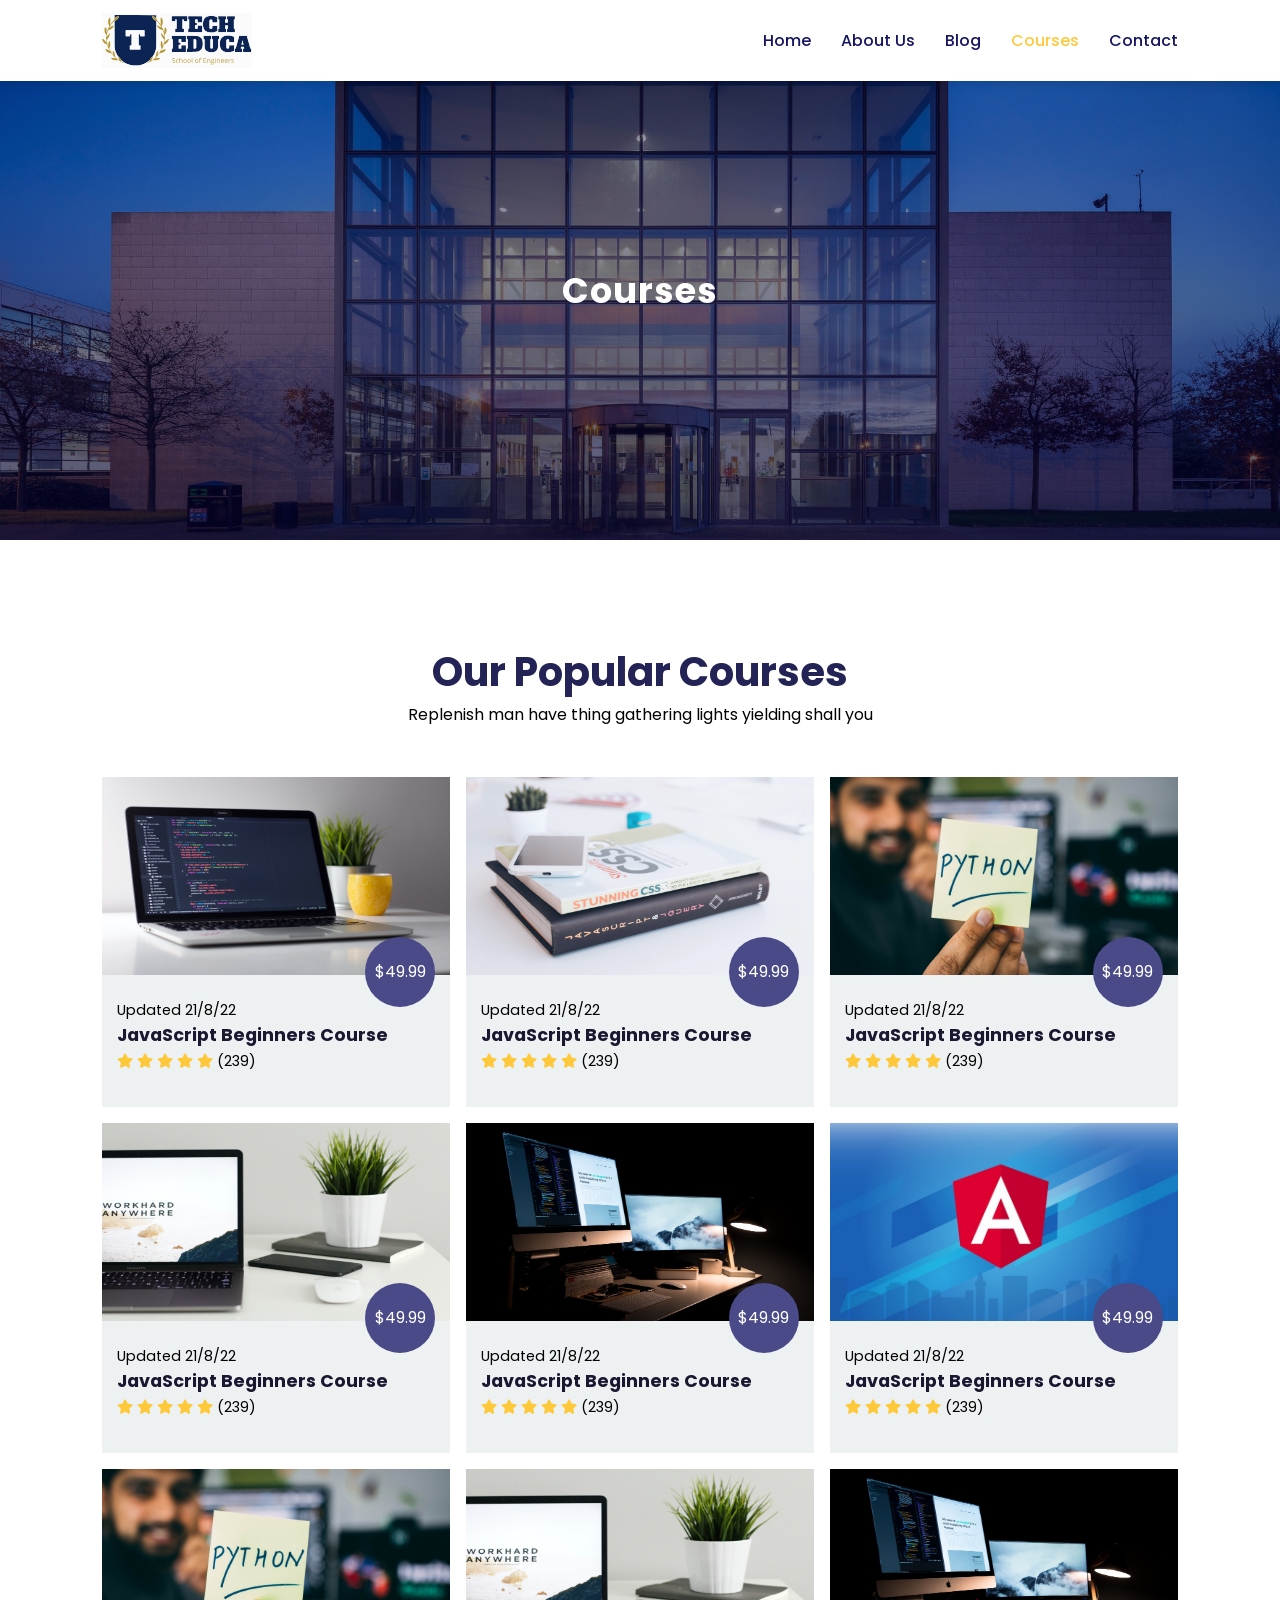
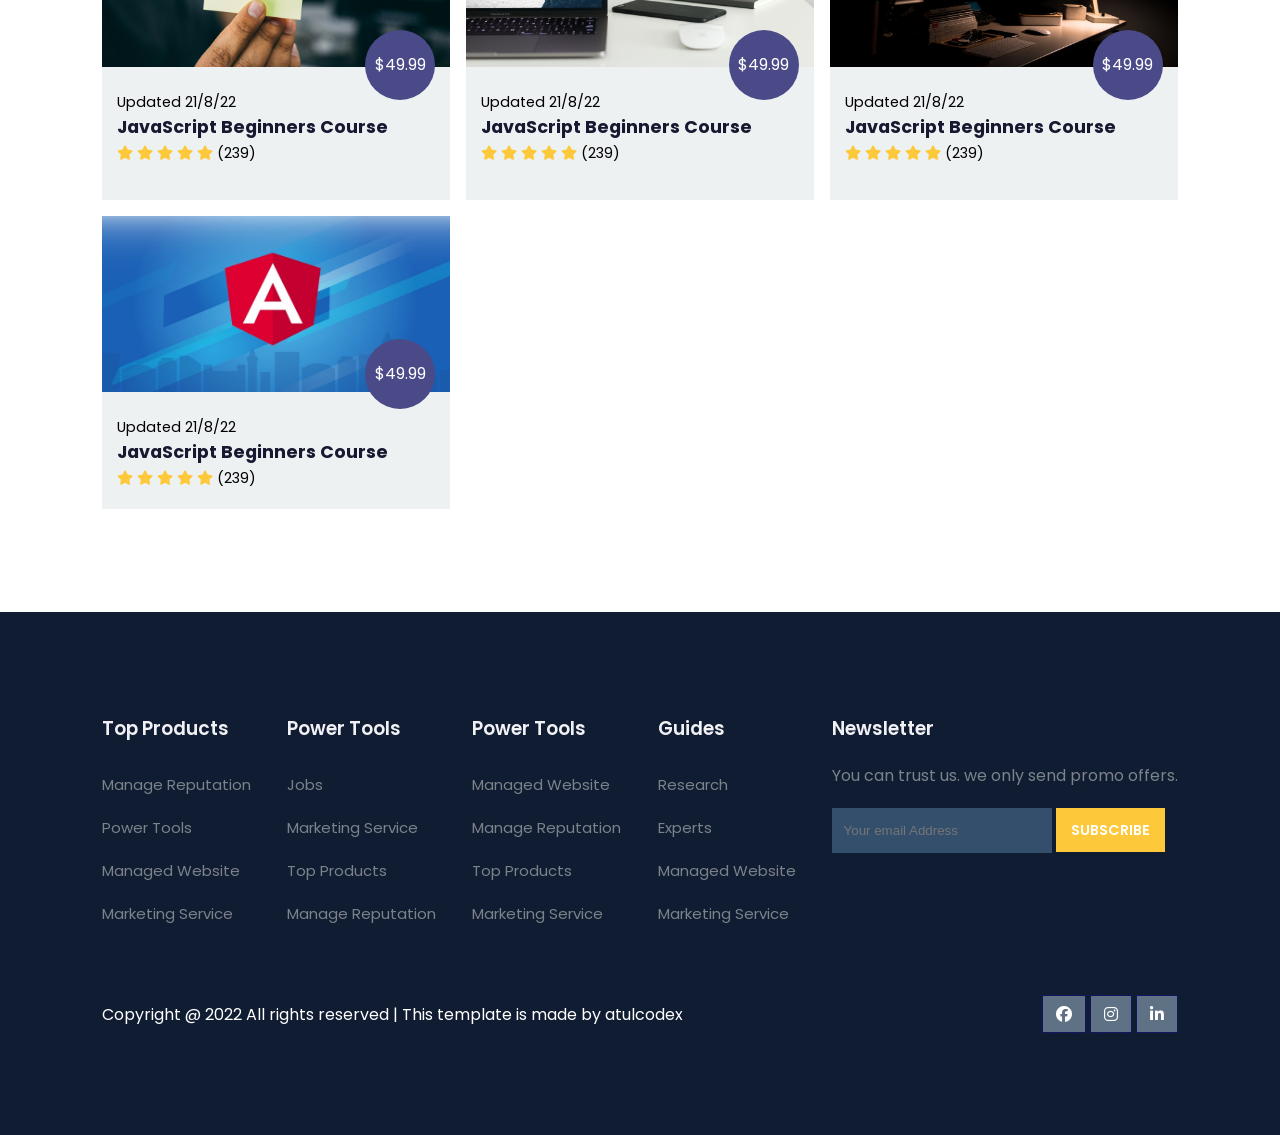
<file: education-website-main/courses.html>
<!DOCTYPE html>
<html lang="en">
<head>
	<meta charset="UTF-8">
	<meta name="viewport" content="width=device-width, initial-scale=1.0">
	<title>Courses</title>

	<!-- font Awesome CDN link -->
	<link rel="stylesheet" href="https://cdnjs.cloudflare.com/ajax/libs/font-awesome/6.1.1/css/all.min.css" />

	<!-- External CSS -->
	<link rel="stylesheet" href="style.css">
	<link rel="stylesheet" href="about.css">

	<!-- JQuery CDN link -->
	<script src="https://code.jquery.com/jquery-3.6.0.min.js" integrity="sha256-/xUj+3OJU5yExlq6GSYGSHk7tPXikynS7ogEvDej/m4=" crossorigin="anonymous"></script>
</head>
<body>
	<!-- Navigation start -->
	<nav>
		<img src="img/logo.svg" class="logo" alt="">

		<div class="navigation">
			<ul>
				<i id="menu-close" class="fas fa-times"></i>
				<li><a href="index.html">Home</a></li>
				<li><a href="about.html">About Us</a></li>
				<li><a href="blog.html">Blog</a></li>
				<li><a href="courses.html" class="active">Courses</a></li>
				<li><a href="contact.html">Contact</a></li>
			</ul>

			<img src="img/menu.png" id="menu-btn" alt="">
		</div>
	</nav>
	<!-- Navigation ends -->


	<!-- Hero section starts from here -->
	<section id="about-home">
		<h2>
			Courses
		</h2>
	</section>
	<!-- Hero section ends from here -->

		<!-- Courses section starts from here -->
	<section id="course">
		<h1>Our Popular Courses</h1>
		<p>Replenish man have thing gathering lights yielding shall you</p>

		<div class="course-box">
			<div onclick="window.location.href='course-inner.html'" class="courses">
				<img src="img/c1.jpg" alt="">
				<div class="details">
					<span>Updated 21/8/22</span>
					<h6>JavaScript Beginners Course</h6>

					<div class="star">
						<i class="fa-solid fa-star"></i>
						<i class="fa-solid fa-star"></i>
						<i class="fa-solid fa-star"></i>
						<i class="fa-solid fa-star"></i>
						<i class="fa-solid fa-star"></i>

						<span>(239)</span>
					</div>
				</div>
				<div class="cost">$49.99</div>
			</div>

			<div class="courses">
				<img src="img/c2.jpg" alt="">
				<div class="details">
					<span>Updated 21/8/22</span>
					<h6>JavaScript Beginners Course</h6>

					<div class="star">
						<i class="fa-solid fa-star"></i>
						<i class="fa-solid fa-star"></i>
						<i class="fa-solid fa-star"></i>
						<i class="fa-solid fa-star"></i>
						<i class="fa-solid fa-star"></i>

						<span>(239)</span>
					</div>
				</div>
				<div class="cost">$49.99</div>
			</div>

			<div class="courses">
				<img src="img/c3.jpg" alt="">
				<div class="details">
					<span>Updated 21/8/22</span>
					<h6>JavaScript Beginners Course</h6>

					<div class="star">
						<i class="fa-solid fa-star"></i>
						<i class="fa-solid fa-star"></i>
						<i class="fa-solid fa-star"></i>
						<i class="fa-solid fa-star"></i>
						<i class="fa-solid fa-star"></i>

						<span>(239)</span>
					</div>
				</div>
				<div class="cost">$49.99</div>
			</div>

			<div class="courses">
				<img src="img/c4.jpg" alt="">
				<div class="details">
					<span>Updated 21/8/22</span>
					<h6>JavaScript Beginners Course</h6>

					<div class="star">
						<i class="fa-solid fa-star"></i>
						<i class="fa-solid fa-star"></i>
						<i class="fa-solid fa-star"></i>
						<i class="fa-solid fa-star"></i>
						<i class="fa-solid fa-star"></i>

						<span>(239)</span>
					</div>
				</div>
				<div class="cost">$49.99</div>
			</div>

			<div class="courses">
				<img src="img/c5.jpg" alt="">
				<div class="details">
					<span>Updated 21/8/22</span>
					<h6>JavaScript Beginners Course</h6>

					<div class="star">
						<i class="fa-solid fa-star"></i>
						<i class="fa-solid fa-star"></i>
						<i class="fa-solid fa-star"></i>
						<i class="fa-solid fa-star"></i>
						<i class="fa-solid fa-star"></i>

						<span>(239)</span>
					</div>
				</div>
				<div class="cost">$49.99</div>
			</div>

			<div class="courses">
				<img src="img/c6.jpg" alt="">
				<div class="details">
					<span>Updated 21/8/22</span>
					<h6>JavaScript Beginners Course</h6>

					<div class="star">
						<i class="fa-solid fa-star"></i>
						<i class="fa-solid fa-star"></i>
						<i class="fa-solid fa-star"></i>
						<i class="fa-solid fa-star"></i>
						<i class="fa-solid fa-star"></i>

						<span>(239)</span>
					</div>
				</div>
				<div class="cost">$49.99</div>
			</div>

			<div class="courses">
				<img src="img/c3.jpg" alt="">
				<div class="details">
					<span>Updated 21/8/22</span>
					<h6>JavaScript Beginners Course</h6>

					<div class="star">
						<i class="fa-solid fa-star"></i>
						<i class="fa-solid fa-star"></i>
						<i class="fa-solid fa-star"></i>
						<i class="fa-solid fa-star"></i>
						<i class="fa-solid fa-star"></i>

						<span>(239)</span>
					</div>
				</div>
				<div class="cost">$49.99</div>
			</div>

			<div class="courses">
				<img src="img/c4.jpg" alt="">
				<div class="details">
					<span>Updated 21/8/22</span>
					<h6>JavaScript Beginners Course</h6>

					<div class="star">
						<i class="fa-solid fa-star"></i>
						<i class="fa-solid fa-star"></i>
						<i class="fa-solid fa-star"></i>
						<i class="fa-solid fa-star"></i>
						<i class="fa-solid fa-star"></i>

						<span>(239)</span>
					</div>
				</div>
				<div class="cost">$49.99</div>
			</div>

			<div class="courses">
				<img src="img/c5.jpg" alt="">
				<div class="details">
					<span>Updated 21/8/22</span>
					<h6>JavaScript Beginners Course</h6>

					<div class="star">
						<i class="fa-solid fa-star"></i>
						<i class="fa-solid fa-star"></i>
						<i class="fa-solid fa-star"></i>
						<i class="fa-solid fa-star"></i>
						<i class="fa-solid fa-star"></i>

						<span>(239)</span>
					</div>
				</div>
				<div class="cost">$49.99</div>
			</div>

			<div class="courses">
				<img src="img/c6.jpg" alt="">
				<div class="details">
					<span>Updated 21/8/22</span>
					<h6>JavaScript Beginners Course</h6>

					<div class="star">
						<i class="fa-solid fa-star"></i>
						<i class="fa-solid fa-star"></i>
						<i class="fa-solid fa-star"></i>
						<i class="fa-solid fa-star"></i>
						<i class="fa-solid fa-star"></i>

						<span>(239)</span>
					</div>
				</div>
				<div class="cost">$49.99</div>
			</div>
		</div>
	</section>
	<!-- Courses section ends from here -->

	<!-- Footer section starts from here -->
	<footer>
		<div class="footer-col">
			<h3>Top Products</h3>
			<li>Manage Reputation</li>
			<li>Power Tools</li>
			<li>Managed Website</li>
			<li>Marketing Service</li>
		</div>

		<div class="footer-col">
			<h3>Power Tools</h3>
			<li>Jobs</li>
			<li>Marketing Service</li>
			<li>Top Products</li>
			<li>Manage Reputation</li>
		</div>

		<div class="footer-col">
			<h3>Power Tools</h3>
			<li>Managed Website</li>
			<li>Manage Reputation</li>
			<li>Top Products</li>
			<li>Marketing Service</li>
		</div>

		<div class="footer-col">
			<h3>Guides</h3>
			<li>Research</li>
			<li>Experts</li>
			<li>Managed Website</li>
			<li>Marketing Service</li>
		</div>

		<div class="footer-col">
			<h3>Newsletter</h3>
			<p>You can trust us. we only send promo offers.</p>

			<div class="subscribe">
				<input type="email" placeholder="Your email Address">
				<a href="#" class="yellow">SUBSCRIBE</a>
			</div>
		</div>

		<div class="copyright">
			<p>
				Copyright @ 2022 All rights reserved | This template is made by <a href="https://atulcodex.com" target="_blank">atulcodex</a>
			</p>
			<div class="pro-links">
				<i class="fab fa-facebook"></i>
				<i class="fab fa-instagram"></i>
				<i class="fab fa-linkedin-in"></i>
			</div>
		</div>
	</footer>
	<!-- Footer section ends from here -->

	<script>
		// Show menu links on burger click
		$('#menu-btn').click(function(){
			$('nav .navigation ul').addClass('active')
		});

		// Hide navbar on click function
		$('#menu-close').click(function(){
			$('nav .navigation ul').removeClass('active')
		});
	</script>
</body>
</html>
</file>
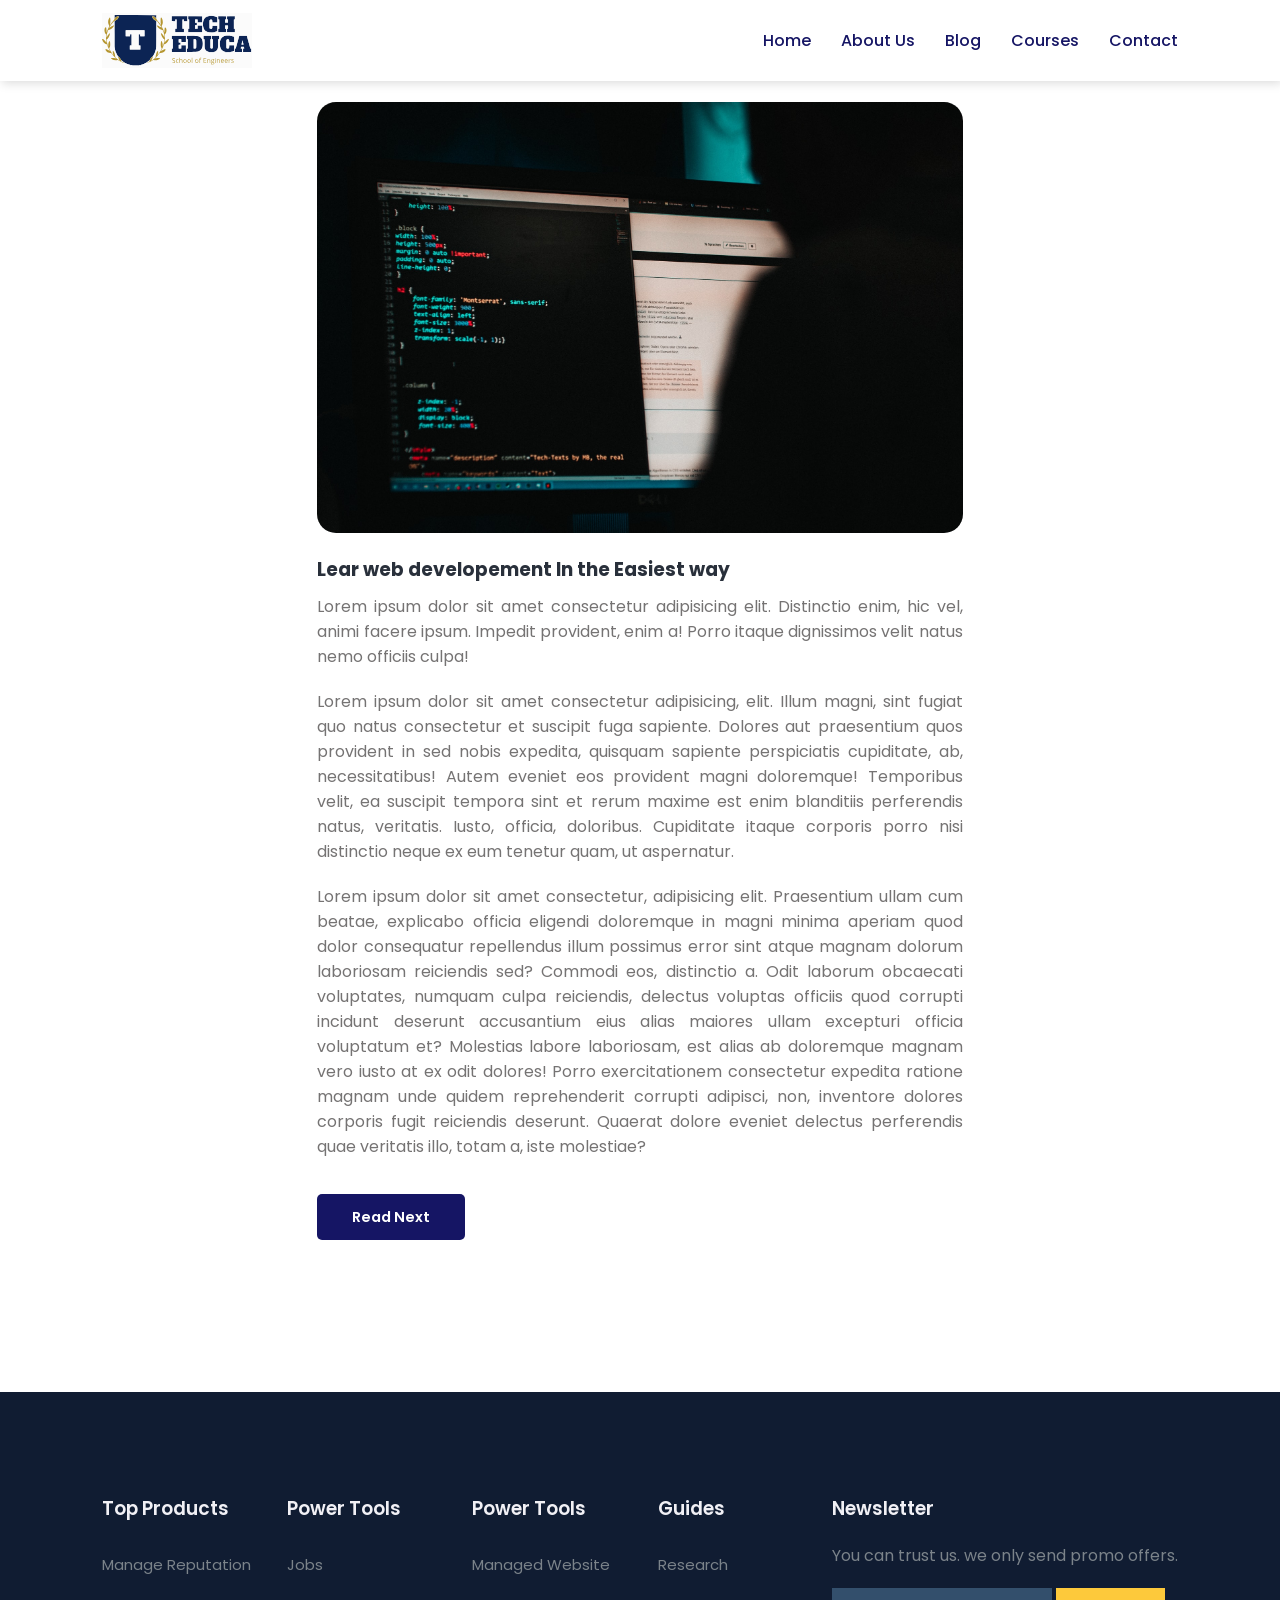
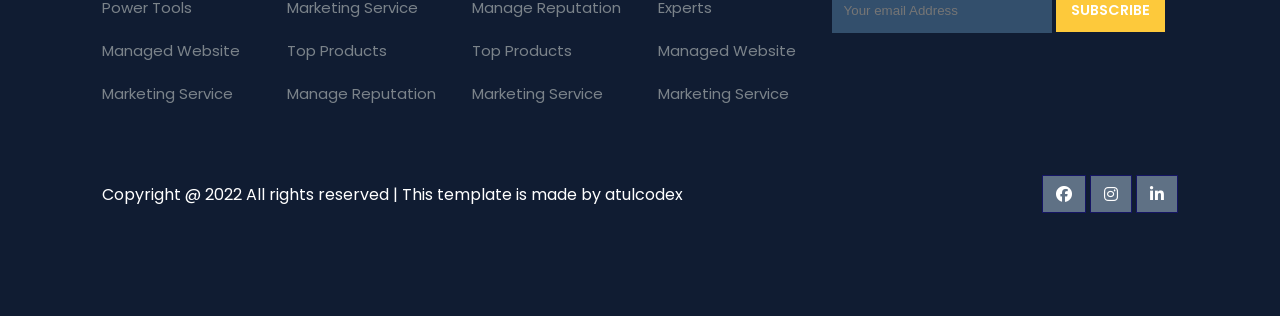
<file: education-website-main/post.html>
<!DOCTYPE html>
<html lang="en">
<head>
	<meta charset="UTF-8">
	<meta name="viewport" content="width=device-width, initial-scale=1.0">
	<title>Single post</title>

	<!-- font Awesome CDN link -->
	<link rel="stylesheet" href="https://cdnjs.cloudflare.com/ajax/libs/font-awesome/6.1.1/css/all.min.css" />

	<!-- External CSS -->
	<link rel="stylesheet" href="style.css">
	<link rel="stylesheet" href="about.css">
	<link rel="stylesheet" href="blog.css">
	<link rel="stylesheet" href="post.css">

	<!-- JQuery CDN link -->
	<script src="https://code.jquery.com/jquery-3.6.0.min.js" integrity="sha256-/xUj+3OJU5yExlq6GSYGSHk7tPXikynS7ogEvDej/m4=" crossorigin="anonymous"></script>
</head>
<body>
	<!-- Navigation start -->
	<nav>
		<img src="img/logo.svg" class="logo" alt="">

		<div class="navigation">
			<ul>
				<i id="menu-close" class="fas fa-times"></i>
				<li><a href="index.html">Home</a></li>
				<li><a href="about.html">About Us</a></li>
				<li><a href="blog.html">Blog</a></li>
				<li><a href="courses.html">Courses</a></li>
				<li><a href="contact.html">Contact</a></li>
			</ul>

			<img src="img/menu.png" id="menu-btn" alt="">
		</div>
	</nav>
	<!-- Navigation ends -->


	<!-- Post body starts from here -->
	<div id="blog-container">
		<div class="blogs blogpost">
			<div class="post">
				<img src="img/b1.jpg" alt="">
				<h3>Lear web developement In the Easiest way</h3>
				<p>
					Lorem ipsum dolor sit amet consectetur adipisicing elit. Distinctio enim, hic vel, animi facere ipsum. Impedit provident, enim a! Porro itaque dignissimos velit natus nemo officiis culpa!
				</p>

				<p>
					Lorem ipsum dolor sit amet consectetur adipisicing, elit. Illum magni, sint fugiat quo natus consectetur et suscipit fuga sapiente. Dolores aut praesentium quos provident in sed nobis expedita, quisquam sapiente perspiciatis cupiditate, ab, necessitatibus! Autem eveniet eos provident magni doloremque! Temporibus velit, ea suscipit tempora sint et rerum maxime est enim blanditiis perferendis natus, veritatis. Iusto, officia, doloribus. Cupiditate itaque corporis porro nisi distinctio neque ex eum tenetur quam, ut aspernatur.
				</p>

				<p>
					Lorem ipsum dolor sit amet consectetur, adipisicing elit. Praesentium ullam cum beatae, explicabo officia eligendi doloremque in magni minima aperiam quod dolor consequatur repellendus illum possimus error sint atque magnam dolorum laboriosam reiciendis sed? Commodi eos, distinctio a. Odit laborum obcaecati voluptates, numquam culpa reiciendis, delectus voluptas officiis quod corrupti incidunt deserunt accusantium eius alias maiores ullam excepturi officia voluptatum et? Molestias labore laboriosam, est alias ab doloremque magnam vero iusto at ex odit dolores! Porro exercitationem consectetur expedita ratione magnam unde quidem reprehenderit corrupti adipisci, non, inventore dolores corporis fugit reiciendis deserunt. Quaerat dolore eveniet delectus perferendis quae veritatis illo, totam a, iste molestiae?
				</p>

				<br>

				<a href="#">Read Next</a>
			</div>
		</div>
	</div>
	<!-- Post body ends from here -->


	<!-- Footer section starts from here -->
	<footer>
		<div class="footer-col">
			<h3>Top Products</h3>
			<li>Manage Reputation</li>
			<li>Power Tools</li>
			<li>Managed Website</li>
			<li>Marketing Service</li>
		</div>

		<div class="footer-col">
			<h3>Power Tools</h3>
			<li>Jobs</li>
			<li>Marketing Service</li>
			<li>Top Products</li>
			<li>Manage Reputation</li>
		</div>

		<div class="footer-col">
			<h3>Power Tools</h3>
			<li>Managed Website</li>
			<li>Manage Reputation</li>
			<li>Top Products</li>
			<li>Marketing Service</li>
		</div>

		<div class="footer-col">
			<h3>Guides</h3>
			<li>Research</li>
			<li>Experts</li>
			<li>Managed Website</li>
			<li>Marketing Service</li>
		</div>

		<div class="footer-col">
			<h3>Newsletter</h3>
			<p>You can trust us. we only send promo offers.</p>

			<div class="subscribe">
				<input type="email" placeholder="Your email Address">
				<a href="#" class="yellow">SUBSCRIBE</a>
			</div>
		</div>

		<div class="copyright">
			<p>
				Copyright @ 2022 All rights reserved | This template is made by <a href="https://atulcodex.com" target="_blank">atulcodex</a>
			</p>
			<div class="pro-links">
				<i class="fab fa-facebook"></i>
				<i class="fab fa-instagram"></i>
				<i class="fab fa-linkedin-in"></i>
			</div>
		</div>
	</footer>
	<!-- Footer section ends from here -->

	<script>
		// Show menu links on burger click
		$('#menu-btn').click(function(){
			$('nav .navigation ul').addClass('active')
		});

		// Hide navbar on click function
		$('#menu-close').click(function(){
			$('nav .navigation ul').removeClass('active')
		});
	</script>
</body>
</html>
</file>
<file: education-website-main/style.css>
@import url('https://fonts.googleapis.com/css2?family=Inter:wght@100;200;300;400;500&family=Poppins:ital,wght@0,100;0,200;0,300;0,400;0,500;0,600;0,700;0,800;0,900;1,700;1,800;1,900&display=swap');

*
{
	margin: 0;
	padding: 0;
	box-sizing: border-box;
}

body
{
	font-family: 'Poppins', sans-serif;
}

h1
{
	font-size: 2.5rem;
	font-weight: 700;
	color: rgb(35, 35, 85);
}

span
{
	font-size: .9rem;
}

h6
{
	font-size: 1.1rem;
	color: rgb(24, 24, 49);
}


/*------------- Navigation style start ------------*/
nav
{
	position: fixed;
	width: 100%;
	background-color: #fff;
	display: flex;
	justify-content: space-between;
	align-items: center;
	padding: 1vw 8vw;
	box-shadow: 2px 2px 10px rgba(0, 0, 0, 0.15);
	z-index: 1;
}

nav .logo
{
	width: 150px;
	cursor: pointer;
}

nav .navigation
{
	display: flex;
}

#menu-btn
{
	width: 30px;
	height: 30px;
	display: none;
}

#menu-close
{
	display: none;
}

nav .navigation ul
{
	display: flex;
	justify-content: flex-end;
	align-items: center;
}

nav .navigation ul li
{
	list-style: none;
	margin-left: 30px;
}

nav .navigation ul li a
{
	text-decoration: none;
	color: rgb(21, 21, 100);
	font-size: 16px;
	font-weight: 500;
	transition: 0.3s ease;
}

nav .navigation ul li a.active,
nav .navigation ul li a:hover
{
	color: #FDC93B;

}
/*------------- Navigation style end ------------*/



/*------------- Hero section styling start --------------*/
#home
{
	background-image: linear-gradient(rgba(9, 5, 54, 0.3), rgba(5,4,46,0.7)), url("img/back.jpg");
	width: 100%;
	height: 100vh;
	background-size: cover;
	background-position: center center;
	display: flex;
	flex-direction: column;
	justify-content: center;
	align-items: center;
	text-align: center;
	padding-top: 40px;
}

#home h2
{
	color: #fff;
	font-size: 2.2rem;
	letter-spacing: 1px;
}

#home p
{
	width: 50%;
	color: #fff;
	font-size: 0.9rem;
	line-height: 25px;
}

#home .btn
{
	margin-top: 30px;
}

#home a
{
	text-decoration: none;
	font-size: 0.9rem;
	padding: 13px 35px;
	background-color: #fff;
	font-weight: 600;
	border-radius: 5px;
}

#home a.blue
{
	color: #fff;
	background: rgb(21, 21, 100);
	transition: 0.3s ease;
}

#home a.blue:hover
{
	color: rgb(21, 21, 100);
	background: #fff;
}

#home a.yellow
{
	color: #fff;
	background: #fdc938;
	transition: 0.3s ease;
}

#home a.yellow:hover
{
	color: rgb(21, 21, 100);
	background: #fff;
}
/*------------- Hero section styling end --------------*/


/*------------- Features section styling start -------------*/
#features
{
	padding: 5vw 8vw 0 8vw;
	text-align: center;
}

#features .fea-base
{
	display: grid;
	grid-template-columns: repeat(auto-fit, minmax(320px, 1fr));
	grid-gap: 1rem;
	margin-top: 50px;
}

#features .fea-box
{
	background: #edf1f2;
	text-align: start;
	padding: 1.2rem;
	border-radius: 6px;
}

#features .fea-box i
{
	font-size: 2.3rem;
	color: rgb(44, 44, 80);
}

#features .fea-box h3
{
	font-size: 1.2rem;
	font-weight: 600;
	color: rgb(46, 46, 59);
	padding: 13px 0 7px 0;
}

#features .fea-box p
{
	font-size: 1rem;
	font-weight: 400;
	color: rgb(70, 70, 87);
}
/*------------- Features section styling end -------------*/


/*------------- Courses section styling start ------------*/
#course
{
	padding: 8vw 8vw 8vw 8vw;
	text-align: center;
}

#course .course-box
{
	display: grid;
	grid-template-columns: repeat(auto-fit, minmax(320px, 1fr));
	grid-gap: 1rem;
	margin-top: 50px;
}

#course .courses
{
	text-align: start;
	background: #edf1f2;
	height: 100%;
	position: relative;
}

#course .courses img
{
	width: 100%;
	height: 60%;
	background-size: cover;
	background-position: center;
}

#course .courses .details
{
	padding: 15px 15px 0 15px;
}


#course .courses .details i
{
	color: #fdc93b;
	font-size: .9rem;
}

#course .courses .cost
{
	background-color: rgb(74, 74, 136);
	color: #fff;
	line-height: 70px;
	width: 70px;
	height: 70px;
	text-align: center;
	border-radius: 50%;
	position: absolute;
	right: 15px;
	bottom: 100px;
}
/*------------- Courses section styling end ------------*/


/*------------- Registration section styling start ----------*/
#registration
{
	padding: 6vw 8vw 6vw 8vw;
	background-image: linear-gradient(rgba(99,112,168,0.5), rgba(81,91,233,0.5)),url("img/signup.jpg");
	width: 100%;
	height: 100%;
	background-size: cover;
	background-position: center;
	display: flex;
	justify-content: space-between;
	align-items: center;
}

#registration .reminder, #registration .reminder h1
{
	color: #fff;
}

#registration .reminder .time
{
	display: flex;
	margin-top: 40px;
}

#registration .reminder .time .date
{
	text-align: center;
	padding: 13px 33px;
	background: rgba(255, 255, 255, 0.25);
	backdrop-filter: blur(4px);
	box-shadow: 0 8px 32px 0 rgba(31, 38, 135, 0.37);
	border-radius: 10px;
	margin: 0 5px 10px 5px;
	border: 1px solid rgba(255, 255, 255, 0.18);
	font-size: 1.1rem;
	font-weight: 600;
}

#registration .form
{
	background: #fff;
	border-radius: 8px;
	display: flex;
	flex-direction: column;
	padding: 40px;
	box-shadow: 0 8px 32px 0 rgba(31, 38, 135, 0.37);
}

#registration .form input
{
	margin: 15px 0;
	padding: 15px 10px;
	border: 1px solid rgb(84, 40, 241);
	outline: none;
}

#registration .form input::placeholder
{
	color: #413c3c;
	font-weight: 500;
	font-size: 0.9rem;
}

#registration .form .btn
{
	margin-top: 20px;
}

#registration .form a.yellow
{
	text-decoration: none;
	font-size: 0.9rem;
	padding: 13px 35px;
	background-color: #fff;
	font-weight: 600;
	border-radius: 5px;
	color: #fff;
	background: #fdc938;
	transition: 0.3s ease;
}

#registration .form a.yellow:hover
{
	color: rgb(21, 21, 100);
	background: #fff;
}
/*------------- Registration section styling end ----------*/



/*------------- Experts section styling starts ----------*/
#experts
{
	padding: 8vw 8vw 8vw 8vw;
	text-align: center;
}

#experts .expert-box
{
	display: grid;
	grid-template-columns: repeat(auto-fit, minmax(250px, 1fr));
	grid-gap: 1rem;
	margin-top: 50px;
}

#experts .expert-box .profile
{
	background: #fafaf1;
	padding: 30px 10px;
	box-shadow: rgba(17, 17, 26, 0.05) 0px 1px 0px, rgba(17, 17, 26, 0.1) 0px 0px 8px;
}

#experts .expert-box .profile:hover
{
	box-shadow: rgba(0, 0, 0, 0.1) 0px 10px 50px;
}

.pro-links
{
	margin-top: 10px;
}

.pro-links i
{
	padding: 10px 13px;
	border: 1px solid rgb(21, 21, 100);
	cursor: pointer;
	transition: 0.3s ease;
}

.pro-links i:hover
{
	background: rgb(21, 21, 100);
	color: #fff;
}
/*------------- Experts section styling ends ----------*/



/*------------- Footer section styling starts ------------*/
footer
{
	padding: 8vw;
	background-color: #101c32;
	display: flex;
	justify-content: space-between;
	align-items: flex-start;
	flex-wrap: wrap;
}

footer .footer-col
{
	padding-bottom: 40px;
}

footer h3
{
	color: rgb(241, 240, 245);
	font-weight: 600;
	padding-bottom: 20px;
}

footer li
{
	list-style: none;
	color: #7b838a;
	padding: 10px 0;
	font-size: 15px;
	cursor: pointer;
	transition: 0.3s ease;
}

footer li:hover
{
	color: rgb(241, 240, 245);
}

footer p
{
	color: #7b838a;
}

footer .subscribe
{
	margin-top: 20px;
}

footer input
{
	width: 220px;
	padding: 15px 12px;
	background: #334F6C;
	border: none;
	outline: none;
	color: #fff;
}

footer .subscribe a
{
	text-decoration: none;
	font-size: 0.9rem;
	padding: 12px 15px;
	background-color: #fff;
	font-weight: 600;
}

footer .subscribe a.yellow
{
	color: #fff;
	background: #fdc93b;
	transition: 0.3s ease;
}

footer .subscribe a.yellow:hover
{
	color: rgb(21, 21, 100);
	background: #fff;
}

footer .copyright
{
	margin-top: 20px;
	width: 100%;
	display: flex;
	justify-content: space-between;
	align-items: center;
	flex-wrap: wrap;
}

footer .copyright p, footer .copyright p > a
{
	color: #fff;
	text-decoration: none;
}

footer .copyright .pro-links
{
	margin-top: 0px;
}

footer .copyright .pro-links i
{
	background-color: #5f7185;
	color: #fff;
}

footer .copyright .pro-links i:hover
{
	background: #fdc93b;
	color: #2c2c2c;
}
/*------------- Footer section styling ends ------------*/



/*---------------------------------------------------------*/
/*-------------------- Ipad screen styling ----------------*/
/*---------------------------------------------------------*/
@media screen and (max-width: 789px)
{
	nav
	{
		padding: 15px 20px;
	}

	nav img
	{
		width: 130px;
	}

	#menu-btn
	{
		display: initial;
	}

	#menu-close
	{
		display: initial;
		font-size: 1.6rem;
		color: #fff;
		padding: 30px 0 20px 20px;
	}

	nav .navigation ul
	{
		position: absolute;
		top: 0;
		right: -220px;
		display: flex;
		flex-direction: column;
		justify-content: flex-start;
		align-items: flex-start;
		width: 220px;
		height: 100vh;
		background: rgba(17, 20, 104, 0.45);
		backdrop-filter: blur(4.5px);
		border: 1px solid rgba(255, 255, 255, 0.18);
		transition: 0.3s ease-in;
	}

	nav .navigation ul.active
	{
		right: 0;
	}

	nav .navigation ul li
	{
		padding: 20px 0 20px 40px;
		margin-left: 0;
	}

	nav .navigation ul li a
	{
		color: #fff;
	}

	#home
	{
		padding: 0px;
	}

	#home p
	{
		width: 90%;
	}

	#features
	{
		padding: 8vw 4vw 0 4vw;
	}

	#course
	{
		padding: 8vw 4vw 8vw 4vw;
	}

	#registration
	{
		padding: 6vw 4vw 6vw 4vw;
		gap: 2.2rem;
	}

	#registration .reminder .time
	{
		display: flex;
		justify-content: space-between;
		flex-wrap: wrap;
		margin-top: 40px;
	}

	#experts
	{
		padding: 8vw 4vw 6vw 4vw;
	}

	footer .copyright .pro-links
	{
		margin-top: 20px;
	}
}


@media screen and (max-width: 475px)
{
	#registration
	{
		flex-direction: column;
	}

	.reminder p, .reminder h1
	{
		text-align: center;
	}

	.reminder h1
	{
		font-size: 1.8rem;
	}

	#registration .reminder .time
	{
		justify-content: space-evenly;
		margin-top: 20px;
	}
}
</file>
<file: education-website-main/about.css>
#about-home
{
	background-image: linear-gradient(rgba(9, 5, 54, 0.3), rgba(5,4,46,0.7)), url("img/back1.jpg");
	width: 100%;
	height: 60vh;
	background-size: cover;
	background-position: center center;
	display: flex;
	flex-direction: column;
	justify-content: center;
	align-items: center;
	text-align: center;
	padding-top: 40px;
}

#about-home h2
{
	color: #fff;
	font-size: 2.2rem;
	letter-spacing: 1px;
}

#about-container
{
	display: flex;
	align-items: center;
	padding: 8vw 8vw 2vw 8vw;
}

#about-container .about-img
{
	width: 60%;
	padding-right: 60px;
}

#about-container .about-img img
{
	width: 100%;
}

#about-container .about-text
{
	width: 40%;
}

#about-container .about-text h2
{
	color: #29303B;
	padding-bottom: 15px;
}

#about-container .about-text p
{
	color: #686F7A;
	font-weight: 300;
}

#about-container .about-text .about-fe
{
	display: flex;
	justify-content: space-between;
	align-items: flex-start;
	margin-top: 30px;
}

#about-container .about-text .about-fe img
{
	width: 50px;
	background-size: cover;
	background-position: center;
	margin-right: 20px;
}

#about-container .about-text .about-fe .fe-text
{
	width: 90%;
}

#about-container .about-text .about-fe .fe-text h5
{
	font-size: 16px;
	color: #29303B;
}



/*------------------- Trust section starts from here ---------------*/
#trust
{
	text-align: center;
	padding: 8vw;
}

#trust .trust-img
{
	margin-top: 60px;
	display: flex;
	justify-content: space-between;
}

#trust .trust-img img
{
	width: 90px;
	height: auto;
}
/*------------------- Trust section ends from here ---------------*/




/*------------------------------------------------------------------*/
/*------------------- Tablet screen starts from here ---------------*/
/*------------------------------------------------------------------*/
@media screen and (max-width: 768px)
{
	#about-container
	{
		padding: 8vw 4vw 2vw 4vw;
	}

	#about-container .about-img
	{
		padding-right: 30px;
	}

	#trust .trust-img img
	{
		width: 50px;
		height: auto;
	}
}


/*------------------------------------------------------------------*/
/*------------------- Smartphone screen starts from here ---------------*/
/*------------------------------------------------------------------*/
@media screen and (max-width: 475px)
{
	#about-container
	{
		flex-direction: column-reverse;
	}

	#about-container .about-img
	{
		width: 100%;
		padding: 0;
	}

	#about-container .about-text
	{
		width: 100%;
		padding-bottom: 20px;
	}

	#trust .trust-img
	{
		margin-top: 40px;
		flex-wrap: wrap;
	}

	#trust .trust-img img
	{
		width: 60px;
		margin: 10px 15px;
		height: auto;
	}
}
</file>
<file: education-website-main/blog.css>
#blog-container
{
	display: flex;
	align-items: flex-start;
	justify-content: space-between;
	padding: 8vw;
}

#blog-container .blogs
{
	width: 60%;
}

#blog-container .blogs img
{
	width: 100%;
	border-radius: 19px;
}

#blog-container .blogs .post
{
	padding-bottom: 60px;
}

#blog-container .blogs .post h3
{
	color: #29303B;
	padding: 15px 0 10px 0;
}

#blog-container .blogs .post p
{
	color: #757373;
	padding-bottom: 20px;
}

#blog-container .blogs .post a
{
	text-decoration: none;
	font-size: 0.9rem;
	padding: 13px 35px;
	background-color: rgb(21, 21, 100);
	color: #fff;
	border-radius: 5px;
	font-weight: 600;
}

#blog-container .cate
{
	width: 30%;
}

#blog-container .cate h2
{
	padding-bottom: 7px;
}

#blog-container .cate a
{
	text-decoration: none;
	color: #757373;
	font-weight: 500;
	line-height: 45px;
}


/*------------------------------------------------------*/
/*------------------- For tablet screen ----------------*/
/*------------------------------------------------------*/
@media (max-width: 789px)
{
	#blog-container
	{
		padding: 8vw 4vw;
	}
}




/*------------------------------------------------------*/
/*------------------- For mobile screen ----------------*/
/*------------------------------------------------------*/
@media screen and (max-width: 475px)
{
	#blog-container
	{
		flex-direction: column;
	}

	#blog-container .blogs
	{
		width: 100%;
	}

	#blog-container .cate
	{
		width: 100%;
	}
}
</file>
<file: education-website-main/course-inner.css>
#course-inner
{
	display: flex;
	justify-content: space-between;
	align-items: flex-start;
	padding: 8vw;
}

#course-inner h3
{
	padding: 35px 0 25px 0;
	color: #29303B;
}

#course-inner p
{
	color: #64626e;
}

#course-inner hr
{
	height: 1px;
	background: rgba(236, 226, 229, 0.5);
	margin-top: 40px;
}

#course-inner .overview
{
	width: 70%;
}


#course-inner .overview .course-img
{
	width: 100%;
	height: 60vh;
	object-fit: cover;
	border-radius: 12px;
	margin-bottom: 20px;
}

#course-inner .overview .course-head
{
	display: flex;
	align-items: flex-start;
	justify-content: space-between;
}

#course-inner .overview .course-head .c-name
{
	width: 70%;
}

#course-inner .overview .course-head .c-name h2
{
	color: #29303B;
}

#course-inner .overview .course-head .c-name .star
{
	margin: 6px 0;
}

#course-inner .overview .course-head .c-name .star i
{
	color: #FDC93B;
	font-size: 0.9rem;
}

#course-inner .overview .course-head .c-name p
{
	font-size: 15px;
}

#course-inner .overview .course-head span
{
	padding: 16px 22px;
	border-radius: 5px;
	color: #5838fc;
	font-size: 24px;
	font-weight: 700;
	background-color: rgba(88, 56, 252, 0.1);
}

#course-inner .learn p
{
	font-size: 15px;
	padding-bottom: 15px;
}

#course-inner .learn p i
{
	color: #564ce4;
	font-weight: 700;
	margin-right: 20px;
}

#course-inner .tutor
{
	display: flex;
}

#course-inner .tutor img
{
	width: 70px;
	height: 70px;
	border-radius: 50%;
	margin-right: 20px;
}

#course-inner .enroll
{
	width: 300px;
	padding: 0 30px 30px 30px;
	border-radius: 11px;
	box-shadow: 0px 20px 40px 0 rgb(11 2 55 / 8%);
}

#course-inner .enroll h3
{
	padding-bottom: 10px;
}

#course-inner .enroll p
{
	padding-bottom: 15px;
	color: #64626e;
	margin: 15px 0;
}

#course-inner .enroll p i
{
	color: #654ce4;
	/*font-weight: 500;*/
	margin-right: 18px;
	width: 16px;
	height: 16px;
	line-height: 16px;
	text-align: center;
}


.enroll-btn
{
	padding: 25px 0 20px 0;
	margin: auto;
	/*text-align:  center;*/
}

.enroll-btn a
{
	text-decoration: none;
	font-size: .8rem;
	padding: 13px 45px;
	border-radius: 5px;
	font-weight: 600;
	background-color: #232355;
	color: #ffffff;
}



@media screen and (max-width: 769px)
{
	#course-inner
	{
		display: flex;
		flex-direction: column;
		justify-content: center;
		align-items: flex-start;
		padding: 8vw 4vw;
	}

	#course-inner .overview
	{
		width: 100%;
	}

	#course-inner .overview .course-img 
	{
		width: 100%;
		height: auto;
		object-fit: cover;
		border-radius: 12px;
		margin-bottom: 20px;
	}

	#course-inner .enroll
	{
		margin-top: 25px;
	}
}





/*----------------------------------------------------*/
/*----------------- Mobile screen styling ------------*/
/*----------------------------------------------------*/
@media screen and (max-width: 475px)
{
	#course-inner .overview .course-head .c-name
	{
		width: 50%;
	}

	#course-inner .overview .course-head .c-name h2
	{
		font-size: 16px;
	}

	#course-inner .enroll 
	{
		width: 100%;
	}
}
</file>
<file: education-website-main/contact.css>
#contact
{
	padding: 8vw;
	display: flex;
	justify-content: space-between;
	align-items: flex-start;
}


#contact .getin
{
	width: 350px;
}

#contact .getin h2
{
	color: #2c234d;
	font-size: 30px;
	font-weight: 800;
	line-height: .8;
	margin-bottom: 16px;
}

#contact .getin p
{
	color: #686875;
	line-height: 24px;
	margin-bottom: 33px;
	padding-bottom: 25px;
	border-bottom: 1px solid #e5e4ed;
}

#contact .getin h3
{
	color: #2c234d;
	font-size: 16px;
	font-weight: 600;
	line-height: 26px;
	margin-bottom: 15px;
}

#contact .getin .getin-details div
{
	display: flex;
}

#contact .getin .getin-details div .get
{
	font-size: 16px;
	line-height: 22px;
	color: #5838fc;
	margin-right: 20px;
}

#contact .getin .getin-details div p
{
	font-size: 14px;
	border-bottom: none;
	line-height: 22px;
	margin-bottom: 15px;
}

#contact .getin .getin-details .pro-links i
{
	margin-right: 8px;
}

#contact .form
{
	width: 60%;
	background: #f7f6fa;
	padding: 40px;
	border-radius: 10px;
}

#contact .form h4
{
	font-size: 24px;
	color: #2c234d;
	line-height: 30px;
	margin-bottom: 8px;
}

#contact .form p
{
	color: #686875;
	line-height: 24px;
	padding-bottom: 25px;
}

#contact .form .form-row
{
	display: flex;
	justify-content: space-between;
	width: 100%;
}

#contact .form .form-row input
{
	width: 48%;
	font-size: 14px;
	font-weight: 400;
	border-radius: 3px;
	border: none;
	background: #fff;
	color: #7e7c87;
	outline: none;
	padding: 20px 30px;
	margin-bottom: 20px;
}

#contact .form .form-col input,
#contact .form .form-col textarea
{
	width: 100%;
	font-size: 14px;
	font-weight: 400;
	border-radius: 3px;
	border: none;
	background: #fff;
	color: #7e7c87;
	outline: none;
	padding: 20px 30px;
	margin-bottom: 20px;
}


#contact .form button
{
	font-size: .9rem;
	padding: 13px 25px;
	background: rgb(21, 21, 100);
	border-radius: 5px;
	outline: none;
	border: none;
	font-weight: 600;
	cursor: pointer;
	color: #fff;
}

#map
{
	width: 100%;
	height: 70vh;
}

#map iframe
{
	width: 100%;
	height: 100%;
}


/*-------------------------------------------------------*/
/*------------- Tablet screen styling -------------------*/
/*-------------------------------------------------------*/
@media screen and (max-width: 769px)
{
	#contact
	{
		padding: 8vw 4vw;
	}

	#contact .getin
	{
		width: 250px;
	}
}


/*---------------------------------------------------------*/
/*-------------- Mobile screen styling -------------------*/
/*---------------------------------------------------------*/
@media screen and (max-width: 475px)
{
	#contact
	{
		flex-direction: column;
		align-items: flex-start;
		justify-content: flex-start;
	}

	#contact .getin
	{
		width: 100%;
		margin-bottom: 30px;
	}

	#contact .form
	{
		width: 100%;
		padding: 40px 30px;
	}

	#contact .form .form-row
	{
		flex-direction: column;
	}

	#contact .form .form-row input
	{
		width: 100%;
	}
}
</file>
<file: education-website-main/post.css>
#blog-container .blogpost
{
	width: 60%;
	margin: auto !important;
}

#blog-container .blogpost p
{
	text-align: justify;
}



/*------------------------------------------------------*/
/*------------------ For Tablet screen -----------------*/
/*------------------------------------------------------*/
@media screen and (max-width: 789px)
{
	#blog-container .blogpost
	{
		padding-top: 30px;
		width: 100%;
	}

	#blog-container .blogpost img
	{
		width: 100%;
		height: 50vh;
		object-fit: cover;
	}
}



/*------------------------------------------------------*/
/*------------------ For Mobile screen -----------------*/
/*------------------------------------------------------*/
@media screen and (max-width: 475px)
{
	#blog-container .blogpost
	{
		padding-top: 70px;
		width: 100%;
	}

	#blog-container .blogpost img
	{
		width: 100%;
		height: 50vh;
		object-fit: cover;
	}
}
</file>
